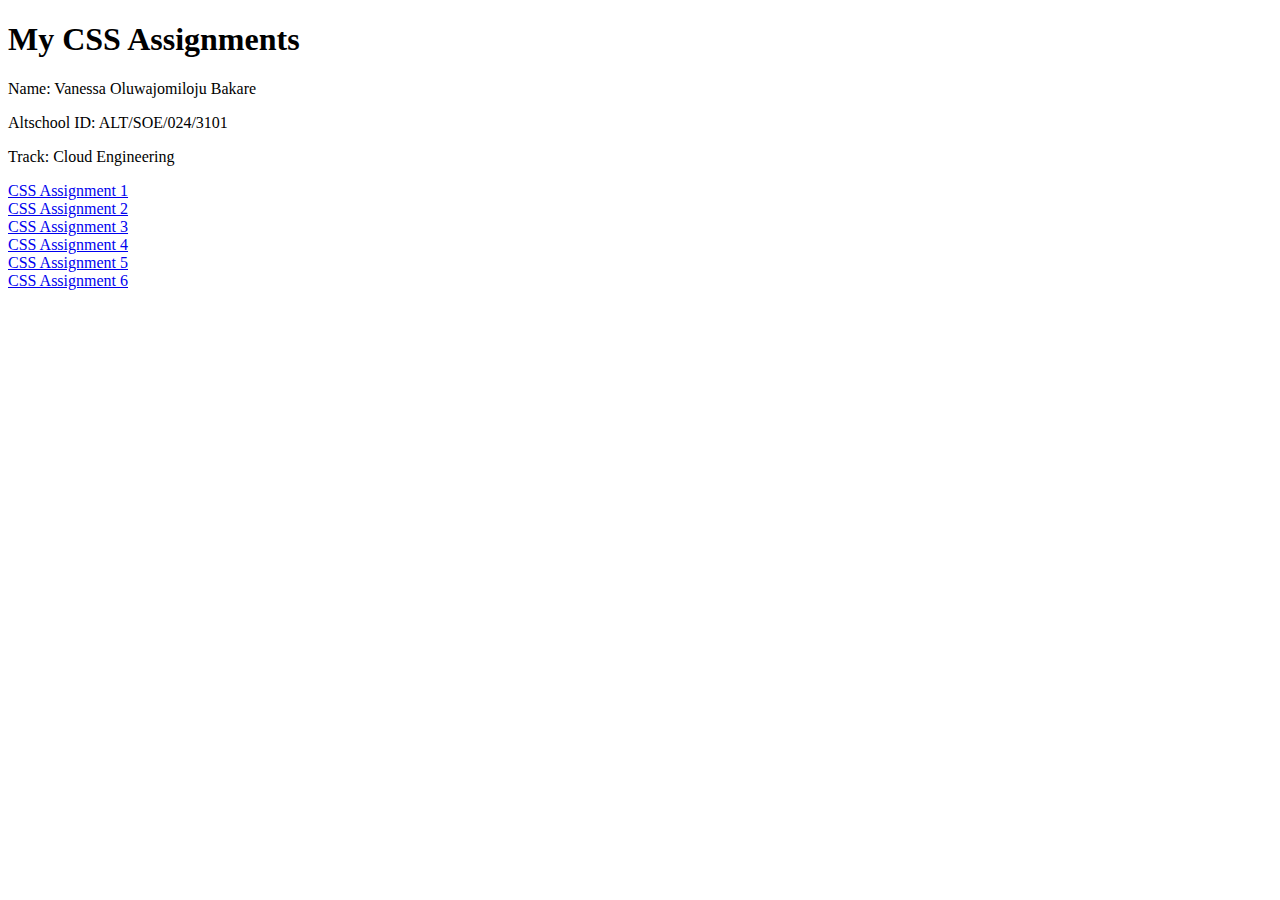
<file: index.html>
<!DOCTYPE html>
<html lang="en">
  <head>
    <meta charset="UTF-8" />
    <meta name="viewport" content="width=device-width, initial-scale=1.0" />
    <title>My CSS Assignments</title>
  </head>
  <body>
    <section>
      <header>
        <h1>My CSS Assignments</h1>

        <p>Name: Vanessa Oluwajomiloju Bakare</p>
        <p>Altschool ID: ALT/SOE/024/3101</p>
        <p>Track: Cloud Engineering</p>
      </header>
    </section>

    <a
      href="https://animated-blancmange-f8a744.netlify.app/"
      class="links"
      target="_blank"
      >CSS Assignment 1</a
    >
    <br />

    <a
      href="https://wonderful-haupia-2eb491.netlify.app/"
      class=""
      target="_blank"
      >CSS Assignment 2</a
    >
    <br />

    <a
      href="https://lucent-smakager-57ca17.netlify.app/"
      class="links"
      target="_blank"
      >CSS Assignment 3</a
    ><br />

    <a
      href="https://vermillion-bienenstitch-ba9c73.netlify.app/"
      class="links"
      target="_blank"
      >CSS Assignment 4</a
    ><br />

    <a
      href="https://glistening-conkies-75f3a4.netlify.app/"
      class="links"
      target="_blank"
      >CSS Assignment 5</a
    ><br />

    <a
      href="https://fancy-paprenjak-1e25ec.netlify.app/"
      class="links"
      target="_blank"
      >CSS Assignment 6</a
    >
  </body>
</html>
</file>
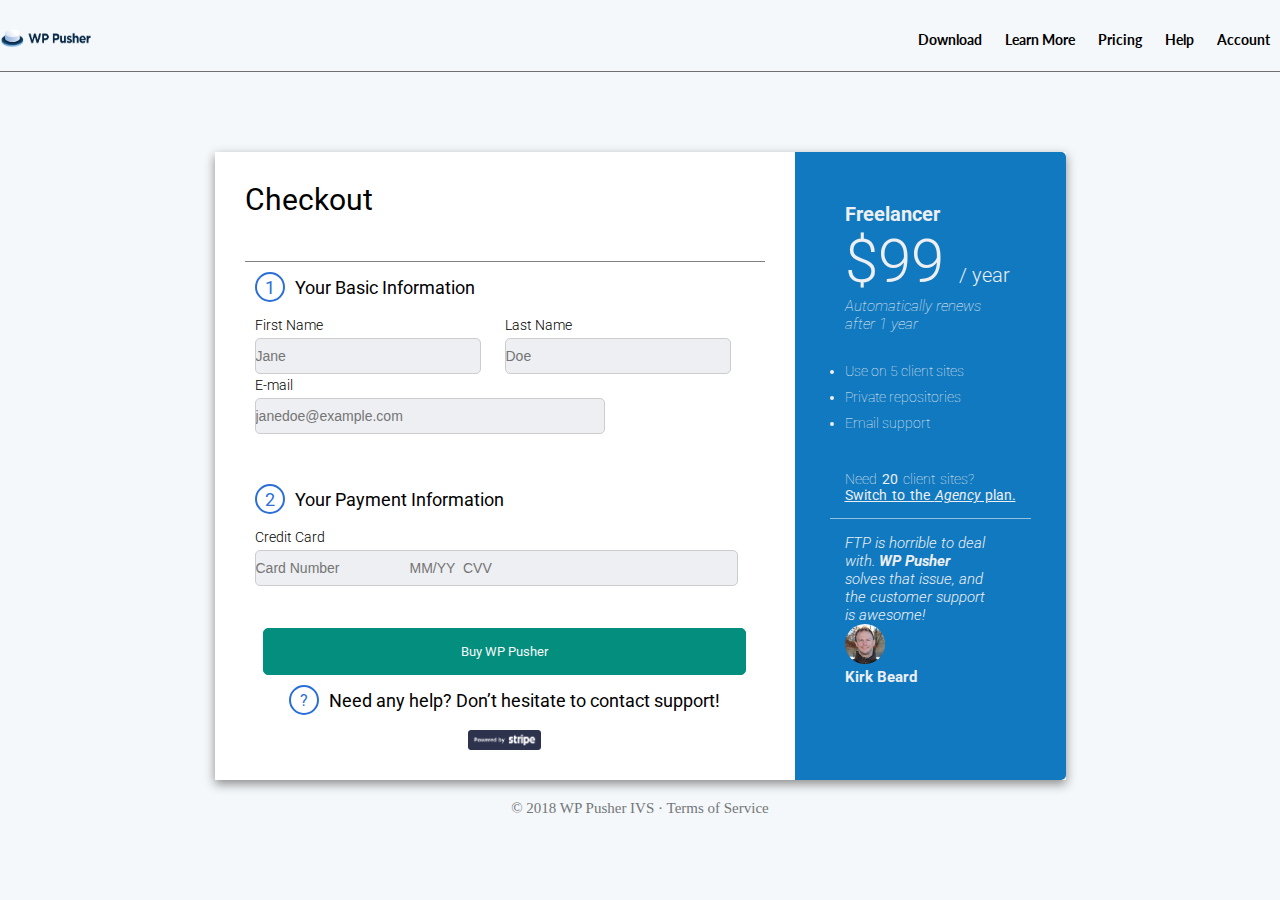
<file: assignment-five/index.html>
<!DOCTYPE html>
<html lang="en">
<head>
    <meta charset="UTF-8">
    <meta name="viewport" content="width=device-width, initial-scale=1.0">
    <title>CSS Assigment 5</title>
    <!-- External CSS Link -->
     <link rel="stylesheet" href="style.css">

    <!-- Google Fonts Links  -->
    <link rel="preconnect" href="https://fonts.googleapis.com">
    <link rel="preconnect" href="https://fonts.gstatic.com" crossorigin>
    <link href="https://fonts.googleapis.com/css2?family=Lato:ital,wght@0,100;0,300;0,400;0,700;0,900;1,100;1,300;1,400;1,700;1,900&display=swap" rel="stylesheet">

    <link rel="preconnect" href="https://fonts.googleapis.com">
    <link rel="preconnect" href="https://fonts.gstatic.com" crossorigin>
    <link href="https://fonts.googleapis.com/css2?family=Roboto:ital,wght@0,100..900;1,100..900&display=swap" rel="stylesheet">


</head>
<body>
    <!-- NavBar Section -->
    <nav class="container navBar">
        <div class="navBarLineCont">
            <img src="./Assets/logos/img1.png" alt="" srcset="">
         </div>
        <div class="navBarLineCont">
            <a href="" class="links">Download</a>
            <a href="" class="links">Learn More</a>
            <a href="" class="links">Pricing</a>
            <a href="" class="links">Help</a>
            <a href="" class="links">Account</a>
        </div>
    </nav>

    <main class="cont">
        <!-- Hero Section -->
        <section class="heroCont">
            <div class="hero"></div>
        </section>

        <!-- Center Panel Section -->
        <section class="center">
            <!-- Form Section -->
            <div class="rightCard">
                <form>
                    <!-- Checkout Section -->
                    <div class="checkout">
                        <h1>Checkout</h1>
                    </div>

                    <!-- Basic Info Section -->      
                    <div class="basicInfoSect">  
                        <div class="circleCont">
                            <p class="circle">1</p>
                            <p>Your Basic Information</p>
                         </div> 

                        <!-- Form Container -->
                        <div class="formCont">
                            <div class="lineCont">
                                <div class="labelInputCont">
                                    <label for="fname">First Name</label>
                                    <input type="text" id="fname" name="First Name" placeholder="Jane" required>
                                </div>                            
                                <div class="labelInputCont">
                                    <label for="lname">Last Name</label>
                                    <input type="text" id="lname" name="Last Namee" placeholder="Doe" required>
                                </div>                            
                            </div>
    
                            <div class="lineCont">
                                <div class="labelInputCont">
                                    <label for="email">E-mail</label>
                                    <input type="email" name="email" id="email" placeholder="janedoe@example.com" required>
                                </div>                            
                                                           
                            </div>
                        </div>

                    </div>
                    <!-- Payment Info Sect -->
                    <div class="payInfoSect">
                        <div class="circleCont">
                            <p class="circle">2</p>
                            <p>Your Payment Information</p>
                        </div>
                        <div class="formCont">
                            <div class="LineCont">
                                <div class="labelInputCont">
                                    <label for="creditcard">Credit Card</label>
                                    <input type="text" name="creditcard" id="creditcard" placeholder="Card Number                  MM/YY  CVV">
                                </div>
    
                            </div>
                        </div>
                    </div>

                    <!-- Click Section -->
                    <div class="clickCont">
                        <div class="click">
                            <button class="button">Buy WP Pusher</button>

                        </div>
                        <div class="circleCont contact">
                            <div class="circle">?</div>
                            <p>Need any help? Don’t hesitate to contact support!</p>
                        </div>
                        <div id="logo">
                            <img src="./Assets/logos/powered_by_stripe.png" alt="" srcset="">
                        </div>
                    </div>

                </form>
            </div>
            <!--Side Bar Section  -->
            <div class="leftCard">
                <div class="line1 one">
                    <h3>Freelancer</h2>
                    <h2>$99 <span id="year">/ year</span></h2>
                    <p class="italics">Automatically renews after 1 year</p>
                </div>            

                <div class="line1 two">
                    <ul>
                        <li>Use on 5 client sites</li>
                        <li>Private repositories</li>
                        <li>Email support</li>
                    </ul>
                </div>
    
                <div class="line1 three">    
                    <p>Need <span id="bold">20</span> client sites?</p>
                    <p id="lined">Switch to the <span id="agency">Agency</span> plan.</p>
    
                </div>
    
                <div class="line1 four">
                    <p class="italics" >FTP is horrible to deal with. <span class="bolder">WP Pusher</span> solves that issue, and the customer support is awesome!</p>
                    <img src="./Assets/logos/img2.png" alt="">
                    <p><span class="bolder">Kirk Beard</span></p>
                </div>
            </div>    
        </section>
    </main>

    <!-- Footer Section -->
    <footer>
        <p class="footer">© 2018 WP Pusher IVS  ·  Terms of Service</p>
    </footer>
</body>
</html>
</file>
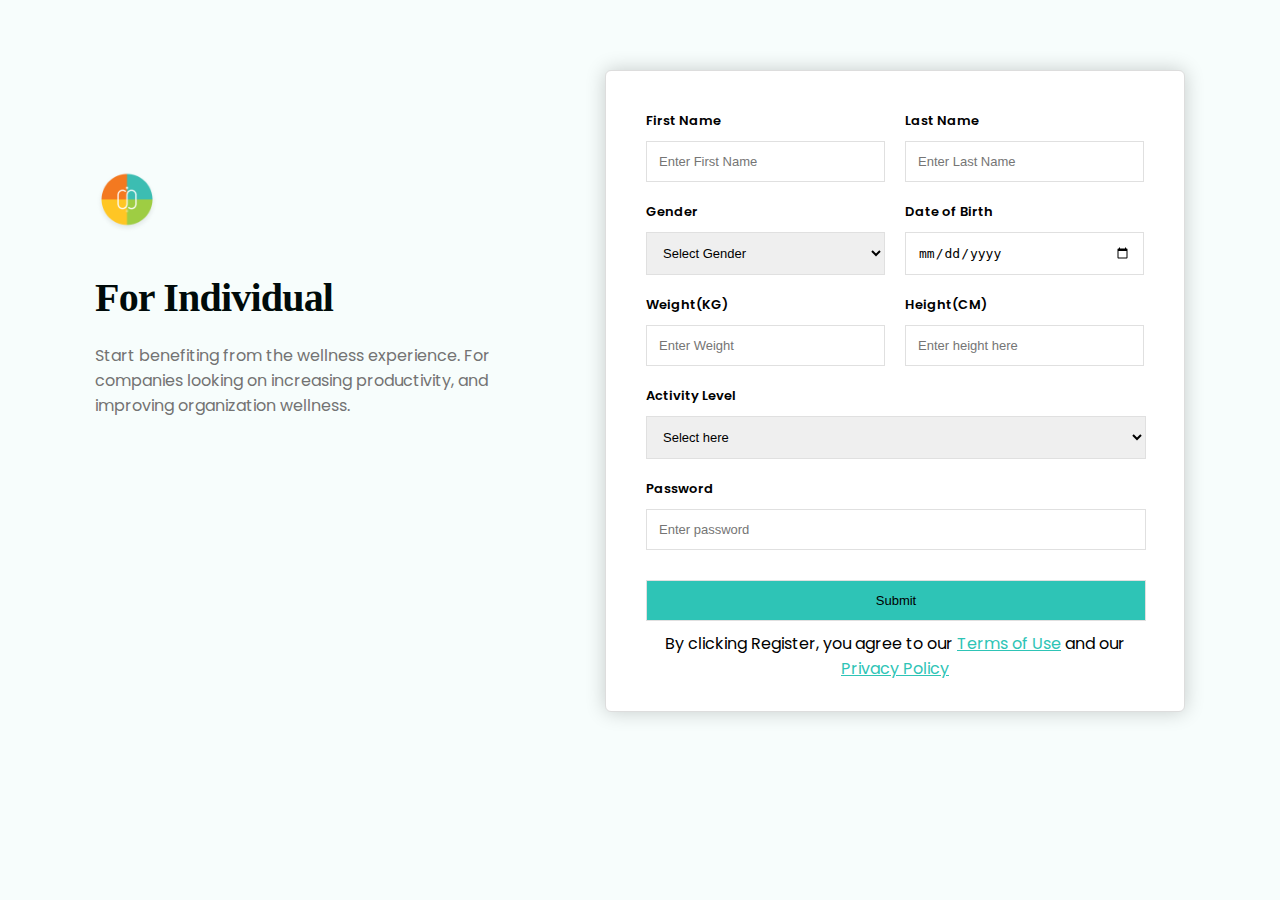
<file: assignment-four/index.html>
<!DOCTYPE html>
<html lang="en">
  <head>
    <meta charset="UTF-8" />
    <meta name="viewport" content="width=device-width, initial-scale=1.0" />
    <title>CSS Assignment 4</title>

    <!-- CSS Link -->
    <link rel="stylesheet" href="./style.css" />

    <!--Google font styles  -->
    <link rel="preconnect" href="https://fonts.googleapis.com" />
    <link rel="preconnect" href="https://fonts.gstatic.com" crossorigin />
    <link
      href="https://fonts.googleapis.com/css2?family=Poppins:ital,wght@0,100;0,200;0,300;0,400;0,500;0,600;0,700;0,800;0,900;1,100;1,200;1,300;1,400;1,500;1,600;1,700;1,800;1,900&display=swap"
      rel="stylesheet"
    />
  </head>
  <body>
    <main class="mainBackground">
      <div class="heroSect">
        <img src="./Assets/Logo/Logo.png" alt="logo" />
        <h1>For Individual</h1>
        <p>
          Start benefiting from the wellness experience. For companies looking
          on increasing productivity, and improving organization wellness.
        </p>
      </div>

      <div class="formSect">
        <form>
          <div class="lineCont">
            <div class="labelInputCont">
              <label for="fname">First Name</label>
              <input
                type="text"
                id="fname"
                name="First Name"
                placeholder="Enter First Name"
                required
              />
            </div>
            <div class="labelInputCont">
              <label for="lname">Last Name</label>
              <input
                type="text"
                id="lname"
                name="Last Name"
                placeholder="Enter Last Name"
                required
              />
            </div>
          </div>

          <div class="lineCont">
            <div class="labelInputCont">
              <label for="Gender">Gender</label>
              <select
                id="Gender"
                name="Gender"
                placeholder="Select Gender"
                required
              >
                <option id="selectg" value="">Select Gender</option>
                <option value="Female">Female</option>
                <option value="Male">Male</option>
              </select>
            </div>
            <div class="labelInputCont">
              <label for="Date of Birth">Date of Birth</label>
              <input
                type="date"
                name="Date of Birth"
                id="date"
                placeholder="Enter DOB"
                required
              />
            </div>
          </div>

          <div class="lineCont">
            <div class="labelInputCont">
              <label for="Weight">Weight(KG)</label>
              <input
                type="text"
                name="Weight"
                id="Weight"
                placeholder="Enter Weight"
                required
              />
            </div>

            <div class="labelInputCont">
              <label for="Height">Height(CM)</label>
              <input
                type="text"
                name="Height"
                id="Height"
                placeholder="Enter height here"
              />
            </div>
          </div>
          <div class="lineCont">
            <div class="labelInputCont alevel">
              <label for="ActivityLevel">Activity Level</label>
              <select
                name="ActivityLevel"
                id="ActivityLevel"
                placeholder="Select here"
                required
              >
                <option value="Select here">Select here</option>
                <option value="Sedentary">Sedentary</option>
                <option value="Lightly Active ">Lightly Active</option>
                <option value="Moderately Active">Moderately Active</option>
                <option value="Very Active">Very Active</option>
                <option value="Extremely Active">Extremely Active</option>
              </select>
            </div>
          </div>

          <div class="lineCont">
            <div class="labelInputCont pword">
              <label for="Password">Password</label>
              <input
                type="password"
                id="Password"
                name="Password"
                placeholder="Enter password"
              />
            </div>
          </div>

          <div class="lineCont">
            <div class="labelInputCont reg">
              <input
                class="button"
                id="register"
                type="submit"
                placeholder="register"
              />
            </div>
          </div>

          <div class="lineCont">
            <div class="agree">
              <p>
                By clicking Register, you agree to our
                <span>Terms of Use</span> and our <span>Privacy Policy</span>
              </p>
            </div>
          </div>
        </form>
      </div>
    </main>
  </body>
</html>
</file>
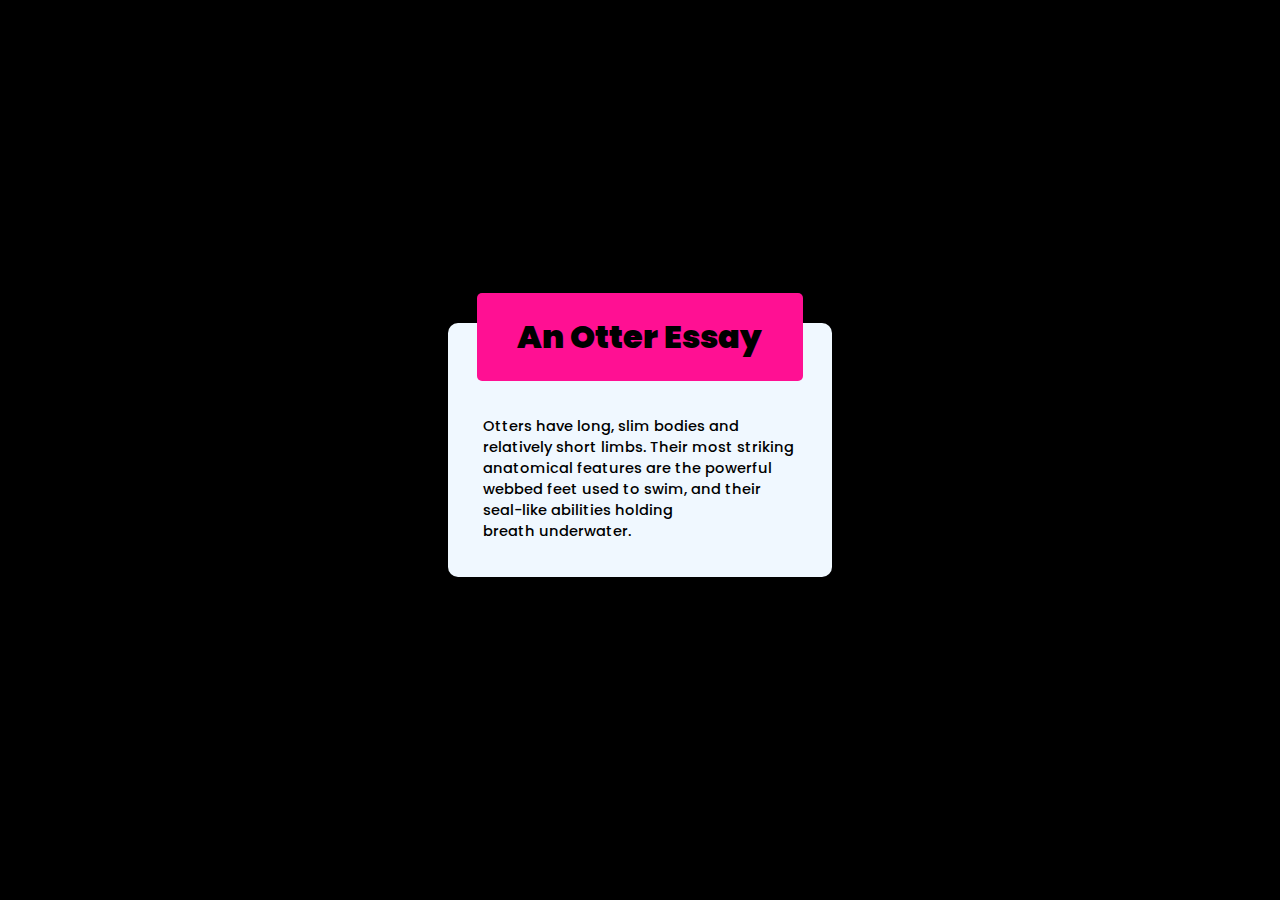
<file: assignment-one/index.html>
<!DOCTYPE html>
<html lang="en">
  <head>
    <meta charset="UTF-8" />
    <meta name="viewport" content="width=device-width, initial-scale=1.0" />
    <title>CSS Assignment 1</title>

    <!-- Link for Google Fonts  -->
    <link rel="preconnect" href="https://fonts.googleapis.com" />
    <link rel="preconnect" href="https://fonts.gstatic.com" crossorigin />
    <link
      href="https://fonts.googleapis.com/css2?family=Poppins:ital,wght@0,100;0,200;0,300;0,400;0,500;0,600;0,700;0,800;0,900;1,100;1,200;1,300;1,400;1,500;1,600;1,700;1,800;1,900&display=swap"
      rel="stylesheet"
    />
    <!-- Link for CSS external file -->

    <link rel="stylesheet" href="style.css" />
  </head>

  <body>
    <section class="mainBackground">
      <div class="itemCont">
        <div class="card">
          <h1> <strong>An Otter Essay</strong></h1>
          <p>
            Otters have long, slim bodies and relatively short limbs. Their most
            striking anatomical features are the powerful webbed feet used to
            swim, and their seal-like abilities holding breath underwater.
          </p>
        </div>
      </div>
    </section>
  </body>
</html>
</file>
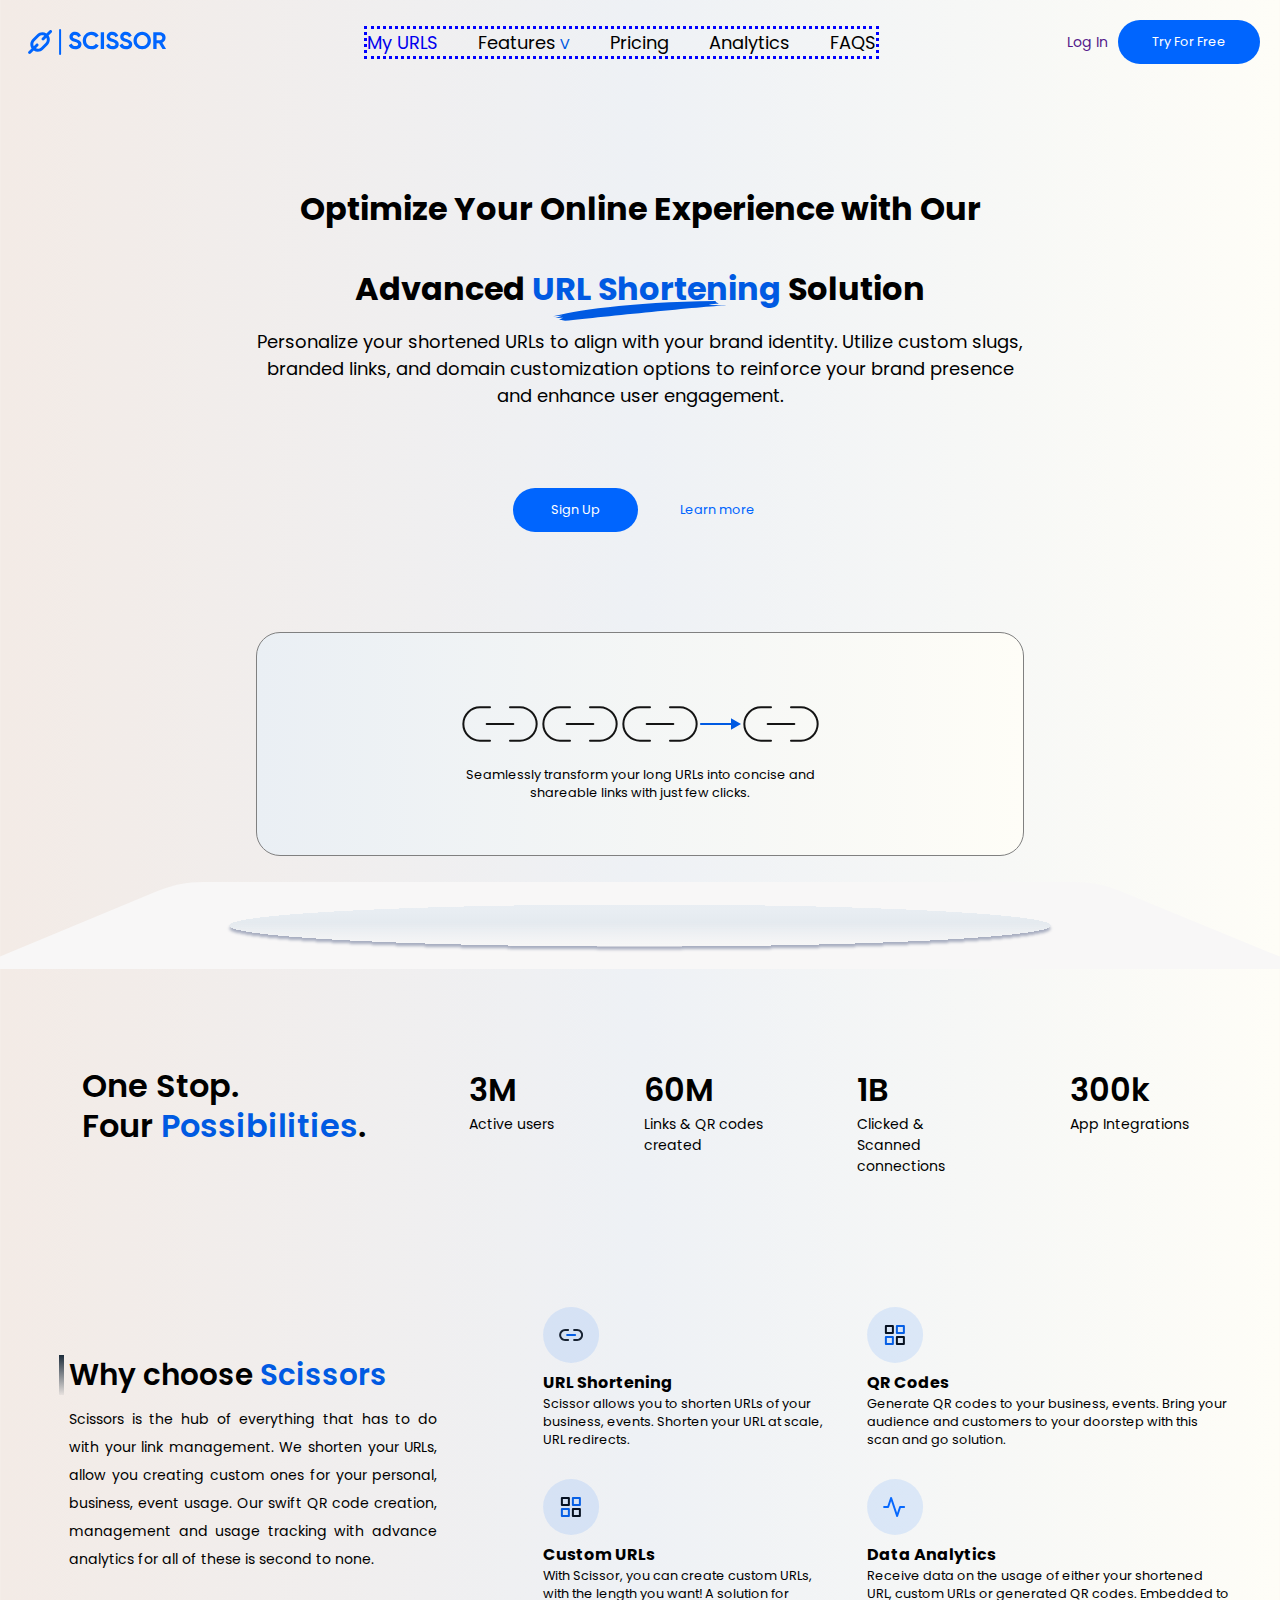
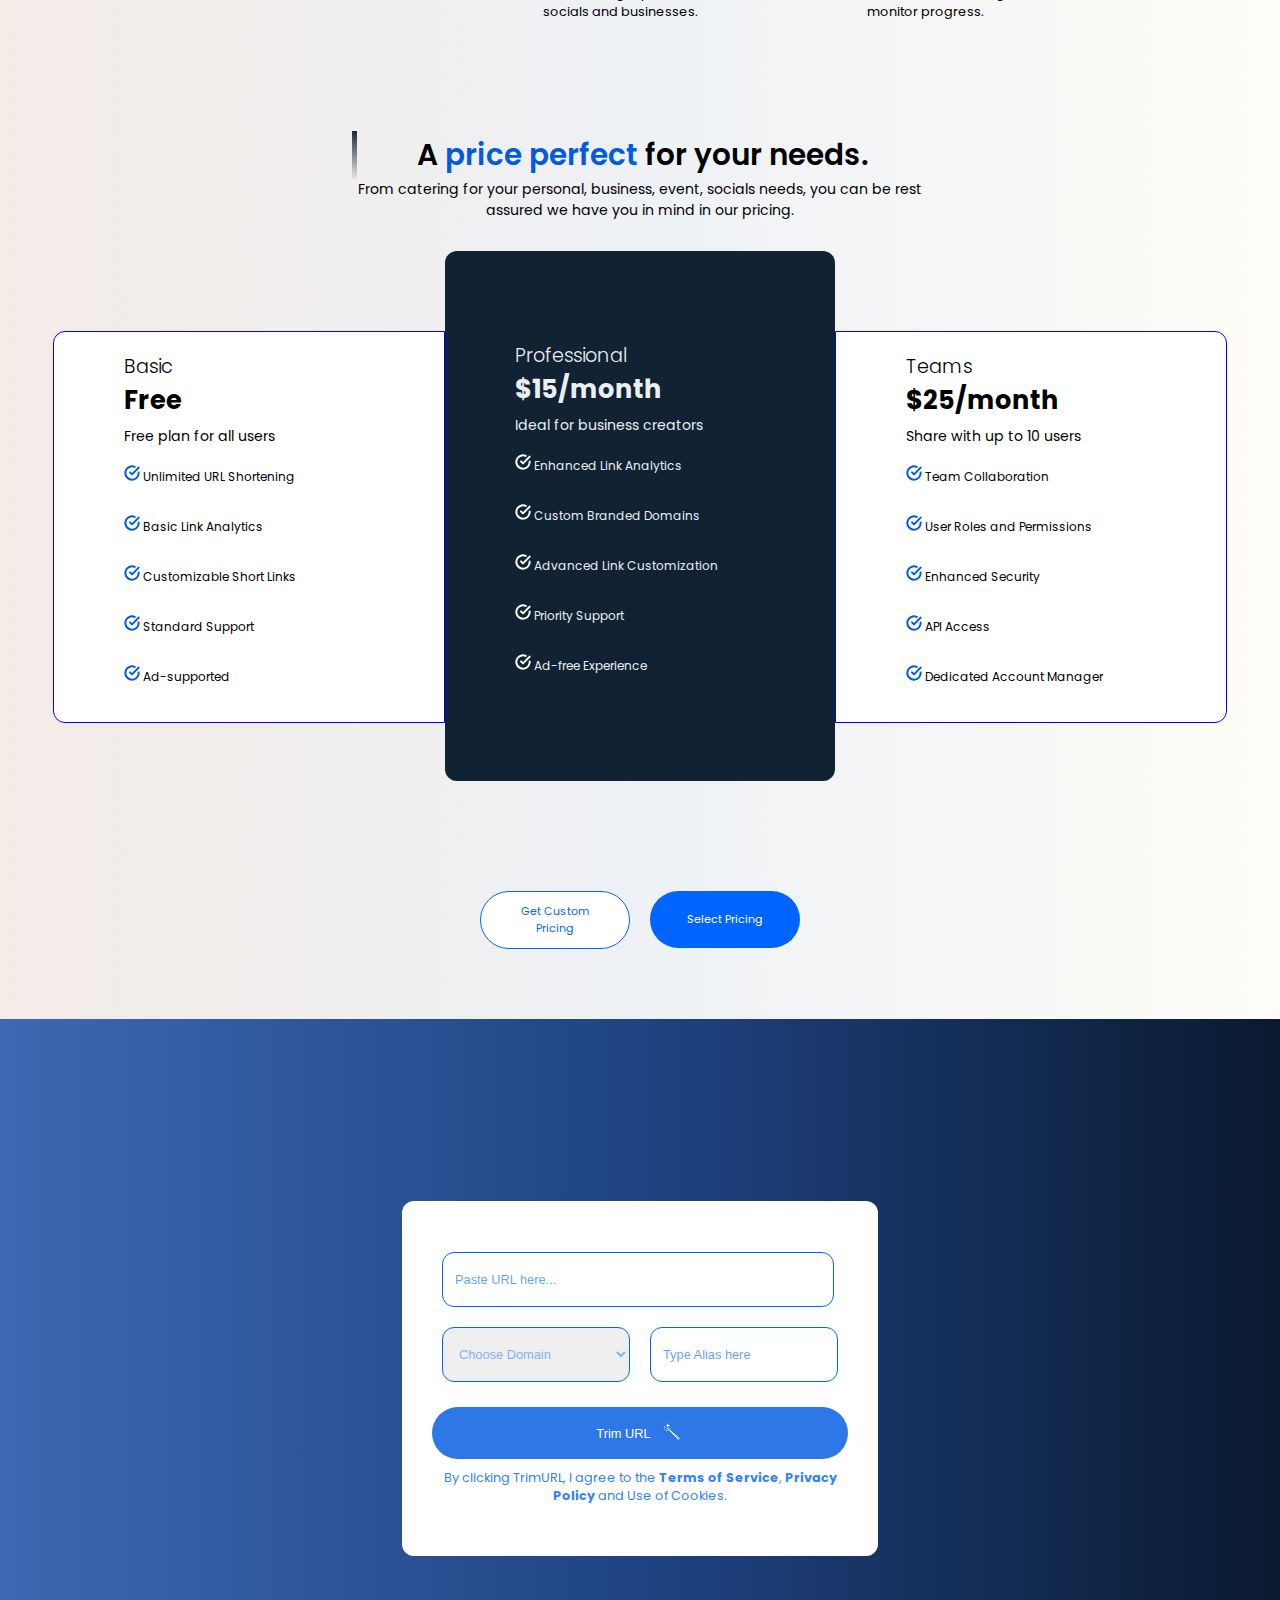
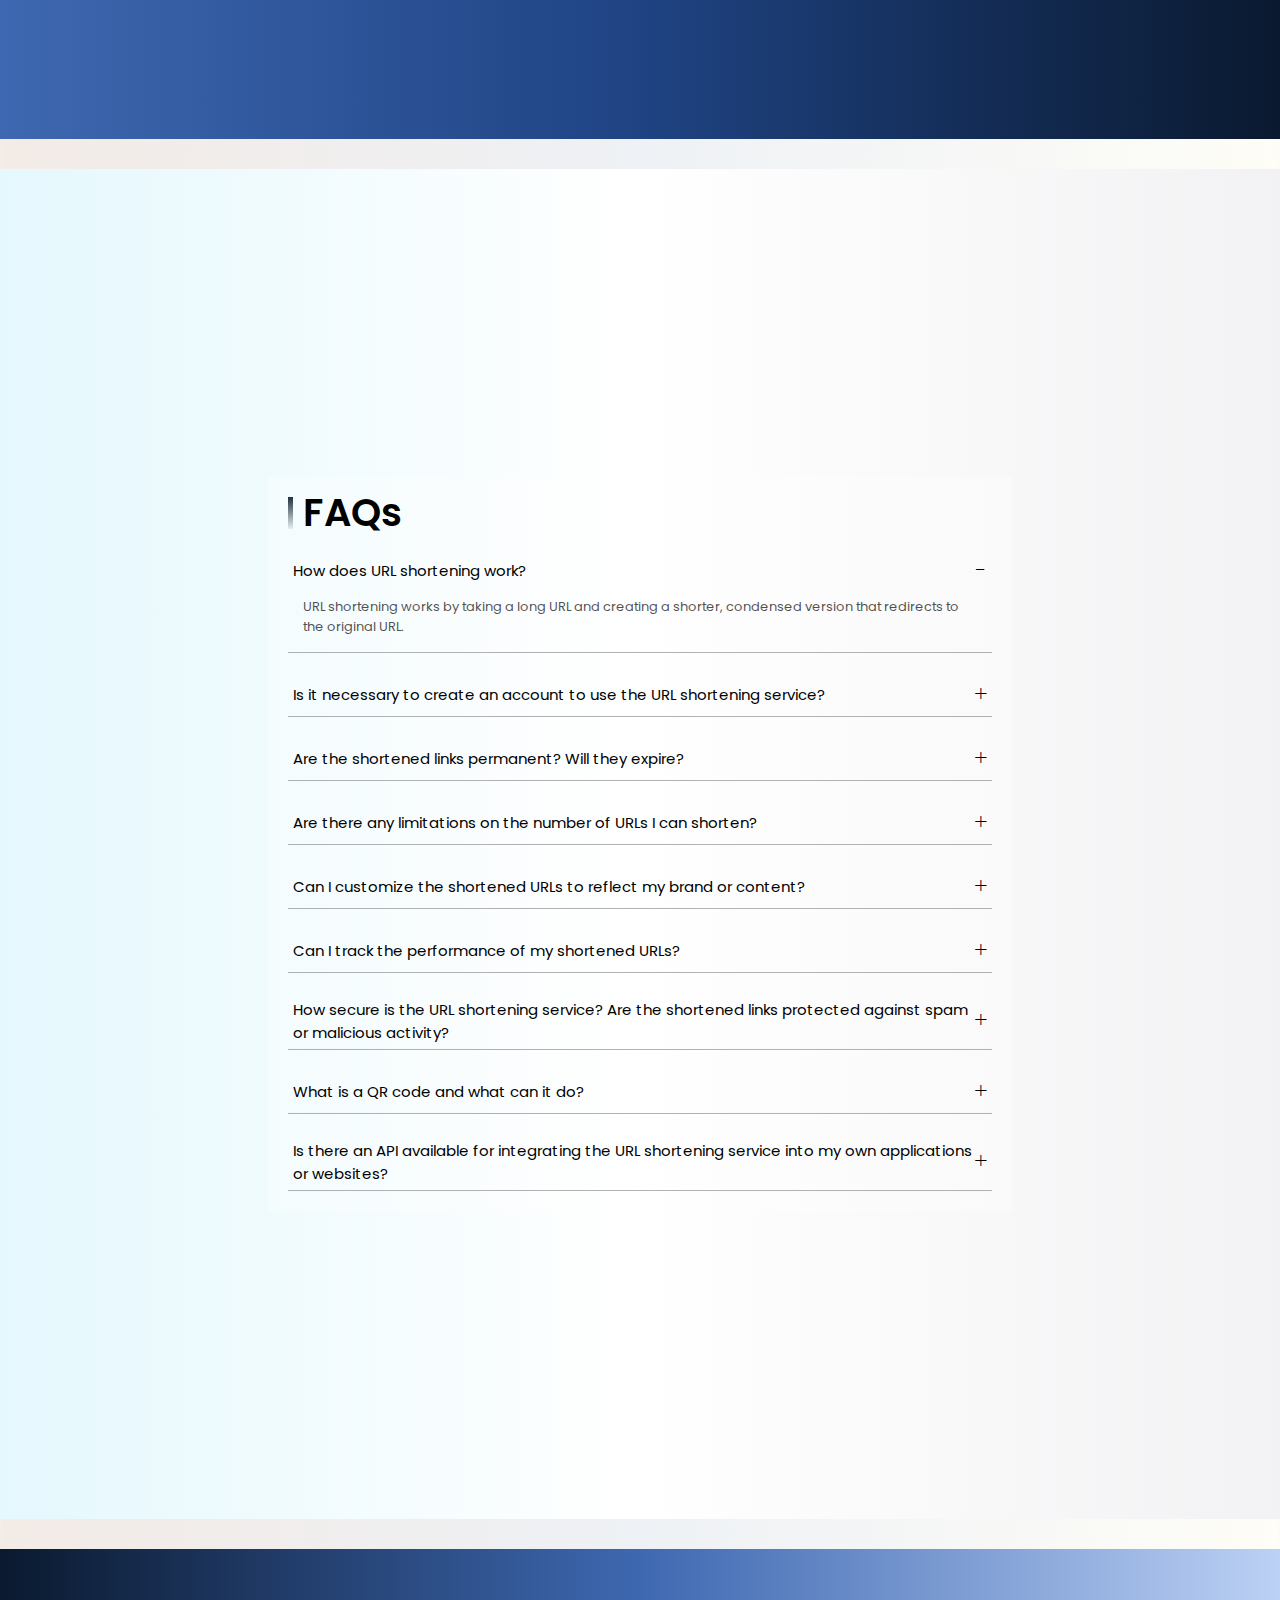
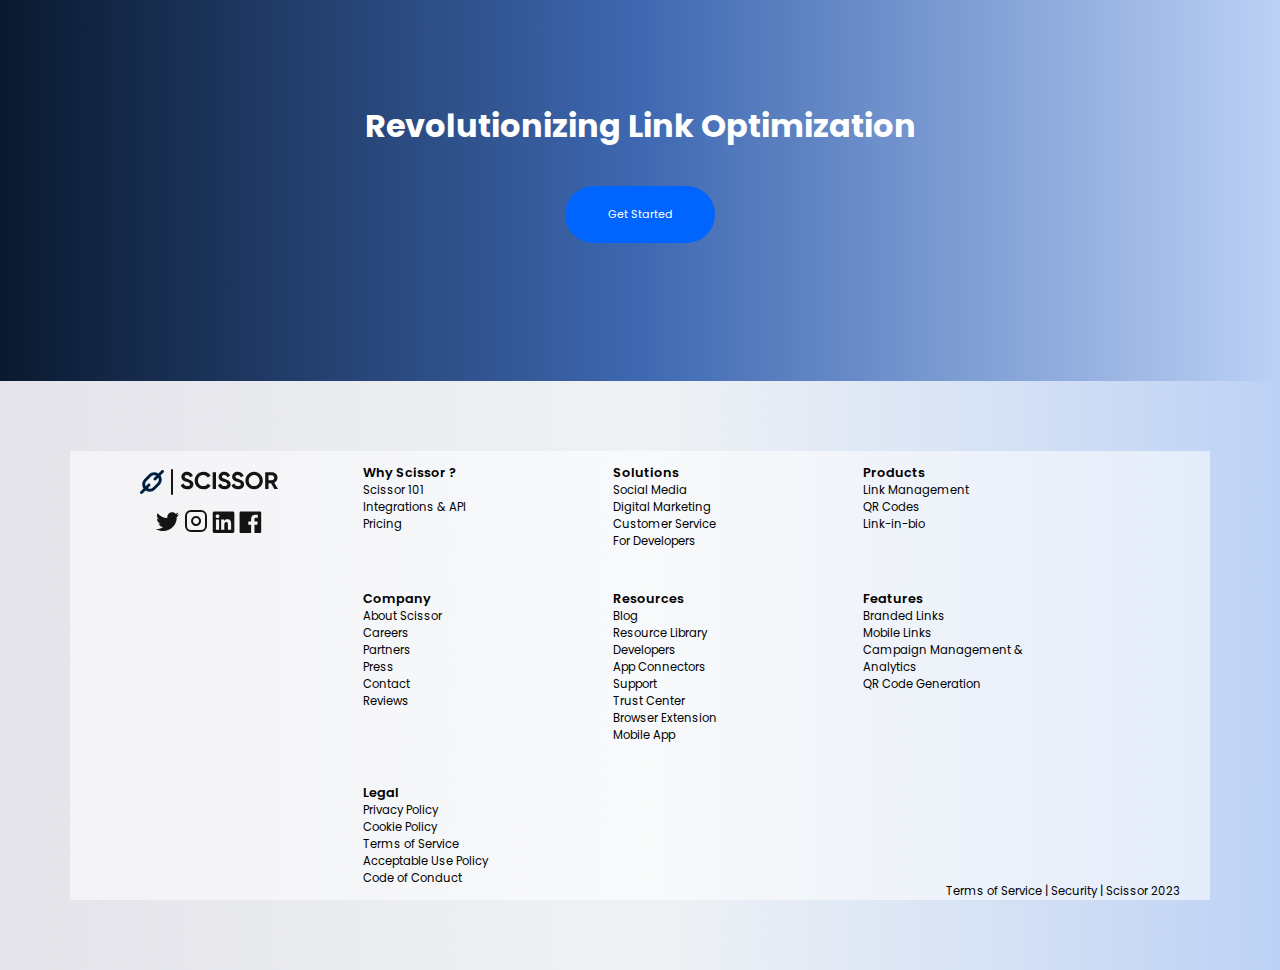
<file: assignment-six/index.html>
<!DOCTYPE html>
<html lang="en">
  <head>
    <meta charset="UTF-8" />
    <meta name="viewport" content="width=device-width, initial-scale=1.0" />
    <title>CSS Assignment 6</title>
    <!-- External CSS Link -->
    <link rel="stylesheet" href="style.css" />

    <!-- Google Fonts Links -->
    <link rel="preconnect" href="https://fonts.googleapis.com" />
    <link rel="preconnect" href="https://fonts.gstatic.com" crossorigin />
    <link
      href="https://fonts.googleapis.com/css2?family=Poppins:ital,wght@0,100;0,200;0,300;0,400;0,500;0,600;0,700;0,800;0,900;1,100;1,200;1,300;1,400;1,500;1,600;1,700;1,800;1,900&display=swap"
      rel="stylesheet"
    />
  </head>
  <body>
    <nav>
      <div class="container1 navBar">
        <div class="scissorsLogo">
          <img src="./assets/logos/Logo.svg" alt="" />
        </div>
        <div class="navBarLinks1">
          <a href="#urls">My URLS</a>
          <a href="#features" class="dropdown text">Features</a>
          <a href="#pricing" class="text">Pricing</a>
          <a href="#analytics" class="text">Analytics</a>
          <a href="#faqs" class="text">FAQS</a>
        </div>

        <div class="navBarLinks2">
          <a href="" id="login">Log In</a>
          <a href="#try" class="tryLink">Try For Free</a>
        </div>
        
      </div>
    </nav>

    <main class="mainContainer">
      <section class="heroSect" id="hero">
        <div class="heroCont">
          <header>
            <h1>Optimize Your Online Experience with Our</h1>
            <h2>Advanced <span class="blue">URL Shortening</span> Solution</h2>
            <div class="underline">
              <img src="./assets/logos/Vector3.svg" alt="Blue Dash" />
            </div>
            <p>
              Personalize your shortened URLs to align with your brand identity.
              Utilize custom slugs, branded links, and domain customization
              options to reinforce your brand presence and enhance user
              engagement.
            </p>
          </header>
          <div class="signLearnButtons">
            <button class="tryLink signUpButton">Sign Up</button>
            <button class="learnMoreWhite">Learn more</button>
          </div>
          <div class="svgCont">
            <!-- <div></div> -->
            <div class="svgLinked">
              <img src="./assets/logos/link-2.svg" alt="link Icon" />
              <img src="./assets/logos/link-2.svg" alt="link Icon" />
              <img src="./assets/logos/link-2.svg" alt="link Icon" />
              <img src="./assets/logos/arrow.svg" alt="arrow" class="arrow" />
              <img src="./assets/logos/link-2.svg" alt="link Icon" />
            </div>
            <p>
              Seamlessly transform your long URLs into concise and shareable
              links with just few clicks.
            </p>
            <div class="shapes">
              <img src="./assets/logos/Ellipse1.svg" alt="" class="ellipse" />
              <img
                src="./assets/logos/Rectangle 9.svg"
                alt=""
                class="rectangle"
              />
            </div>
          </div>
        </div>
      </section>

      <section class="container2" id="analytics">
        <div class="card1">
          <h2>One Stop.</h2>
          <h2>Four <span class="blue">Possibilities</span>.</h2>
        </div>
        <div class="lineCont">
          <div class="priceCont">
            <p class="numbers">3M</p>
            <p class="text1">Active users</p>
          </div>
          <div class="priceCont">
            <p class="numbers">60M</p>
            <p class="text1">Links & QR codes created</p>
          </div>
          <div class="priceCont">
            <p class="numbers">1B</p>
            <p class="text1">Clicked & Scanned connections</p>
          </div>
          <div class="priceCont">
            <p class="numbers">300k</p>
            <p class="text1">App Integrations</p>
          </div>
        </div>
      </section>
      <section id="features">
        <div class="container3 section3">
          <div class="cardCont">
            <h2>Why choose <span class="blue">Scissors</span></h2>
            <p>
              Scissors is the hub of everything that has to do with your link
              management. We shorten your URLs, allow you creating custom ones
              for your personal, business, event usage. Our swift QR code
              creation, management and usage tracking with advance analytics for
              all of these is second to none.
            </p>
          </div>
          <div class="cardCont2">
            <div class="lineCardCont">
              <div class="lineCard">
                <img src="./assets/logos/icon1.svg" alt="" />
                <h3>URL Shortening</h3>
                <p>
                  Scissor allows you to shorten URLs of your business, events.
                  Shorten your URL at scale, URL redirects.
                </p>
              </div>
              <div class="lineCard">
                <img src="./assets/logos/icon3.svg" alt="" />
                <h3>Custom URLs</h3>
                <p>
                  With Scissor, you can create custom URLs, with the length you
                  want! A solution for socials and businesses.
                </p>
              </div>
            </div>

            <div class="lineCardCont">
              <div class="lineCard">
                <img src="./assets/logos/icon3.svg" alt="" />
                <h3>QR Codes</h3>
                <p>
                  Generate QR codes to your business, events. Bring your
                  audience and customers to your doorstep with this scan and go
                  solution.
                </p>
              </div>
              <div class="lineCard">
                <img src="./assets/logos/icon4.svg" alt="" />
                <h3>Data Analytics</h3>
                <p>
                  Receive data on the usage of either your shortened URL, custom
                  URLs or generated QR codes. Embedded to monitor progress.
                </p>
              </div>
            </div>
          </div>
        </div>
      </section>
      <section id="pricing">
        <div class="pricingCont section4">
          <div class="headingSect">
            <h3>A <span class="blue">price perfect</span> for your needs.</h3>
            <p>
              From catering for your personal, business, event, socials needs,
              you can be rest assured we have you in mind in our pricing.
            </p>
          </div>
          <div class="priceCardCont">
            <div class="priceCard1">
              <h4>Basic</h4>
              <h3>Free</h3>
              <p>Free plan for all users</p>
              <ul class="checkList">
                <li>
                  <img
                    src="./assets/logos/check-circle.svg"
                    alt=""
                    class="check-circle"
                  />
                  <span class="black">Unlimited URL Shortening</span>
                </li>
                <li>
                  <img
                    src="./assets/logos/check-circle.svg"
                    alt=""
                    class="check-circle"
                  />
                  <span class="black">Basic Link Analytics</span>
                </li>
                <li>
                  <img
                    src="./assets/logos/check-circle.svg"
                    alt=""
                    class="check-circle"
                  />
                  <span class="black">Customizable Short Links</span>
                </li>
                <li>
                  <img
                    src="./assets/logos/check-circle.svg"
                    alt=""
                    class="check-circle"
                  />
                  <span class="black">Standard Support</span>
                </li>
                <li>
                  <img
                    src="./assets/logos/check-circle.svg"
                    alt=""
                    class="check-circle"
                  />
                  <span class="black">Ad-supported</span>
                </li>
              </ul>
            </div>
            <div class="priceCard2">
              <h4>Professional</h4>
              <h3>$15/month</h3>
              <p>Ideal for business creators</p>
              <ul class="checkList">
                <li>
                  <img
                    src="./assets/logos/check-circle-white.svg"
                    alt=""
                    class="check-circle-white"
                  />
                  <span>Enhanced Link Analytics</span>
                </li>
                <li>
                  <img
                    src="./assets/logos/check-circle-white.svg"
                    alt=""
                    class="check-circle-white"
                  />
                  <span>Custom Branded Domains</span>
                </li>
                <li>
                  <img
                    src="./assets/logos/check-circle-white.svg"
                    alt=""
                    class="check-circle-white"
                  />
                  <span>Advanced Link Customization</span>
                </li>
                <li>
                  <img
                    src="./assets/logos/check-circle-white.svg"
                    alt=""
                    class="check-circle-white"
                  />
                  <span>Priority Support</span>
                </li>
                <li>
                  <img
                    src="./assets/logos/check-circle-white.svg"
                    alt=""
                    class="check-circle-white"
                  />
                  <span>Ad-free Experience</span>
                </li>
              </ul>
            </div>
            <div class="priceCard3">
              <h4>Teams</h4>
              <h3>$25/month</h3>
              <p>Share with up to 10 users</p>

              <ul class="checkList">
                <li>
                  <img
                    src="./assets/logos/check-circle.svg"
                    alt=""
                    class="check-circle"
                  />
                  <span>Team Collaboration</span>
                </li>
                <li>
                  <img
                    src="./assets/logos/check-circle.svg"
                    alt=""
                    class="check-circle"
                  />
                  <span>User Roles and Permissions</span>
                </li>
                <li>
                  <img
                    src="./assets/logos/check-circle.svg"
                    alt=""
                    class="check-circle"
                  />
                  <span>Enhanced Security</span>
                </li>
                <li>
                  <img
                    src="./assets/logos/check-circle.svg"
                    alt=""
                    class="check-circle"
                  />
                  <span>API Access</span>
                </li>
                <li>
                  <img
                    src="./assets/logos/check-circle.svg"
                    alt=""
                    class="check-circle"
                  />
                  <span>Dedicated Account Manager</span>
                </li>
              </ul>
            </div>
          </div>
          <div class="buttonCont">
            <button class="whiteButton">Get Custom Pricing</button>
            <button class="blueButton">Select Pricing</button>
          </div>
        </div>
      </section>

      <section class="section5" id="urls">
        <div class="formCont">
          <form class="formCont1">
            <div class="inputLine">
              <input
                class="pasteUrl"
                type="text"
                placeholder="Paste URL here..."
              />
            </div>
            <div class="inputLine">
              <select class="chooseDomain">
                <option>Choose Domain</option>
              </select>
              <input class="alias" type="text" placeholder="Type Alias here" />
            </div>

            <button class="trimButton" type="submit">
              Trim URL
              <span
                ><img src="./assets/logos/magic wand.svg" alt="magic wand"
              /></span>
            </button>

            <p class="disclaimerSect">
              By clicking TrimURL, I agree to the
              <span class="deepBlue">Terms of Service</span>,
              <span class="deepBlue">Privacy Policy</span> and Use of Cookies.
            </p>
          </form>
        </div>
      </section>

      <section class="faqsSect" id="faqs">
        <div class="faqsCont">
          <!-- Header -->
          <h2 class="faqsH2">FAQs</h2>

          <!-- FAQ Items -->
          <details class="faqsQuestCont" open>
            <summary>How does URL shortening work?</summary>
            <p>
              URL shortening works by taking a long URL and creating a shorter,
              condensed version that redirects to the original URL.
              <!-- When a user
              clicks on the shortened link, they are redirected to the intended
              destination. -->
            </p>
          </details>
          <details class="faqsQuestCont">
            <summary>
              Is it necessary to create an account to use the URL shortening
              service?
            </summary>
            <p>
              No, but an account lets you access analytics and manage your links
              better.
            </p>
          </details>

          <details class="faqsQuestCont">
            <summary>
              Are the shortened links permanent? Will they expire?
            </summary>
            <p>
              Some last forever, while others expire based on settings or
              inactivity.
            </p>
          </details>

          <details class="faqsQuestCont">
            <summary>
              Are there any limitations on the number of URLs I can shorten?
            </summary>
            <p>
              Free users may have limits, but paid plans usually offer unlimited
              shortening.
            </p>
          </details>

          <details class="faqsQuestCont">
            <summary>
              Can I customize the shortened URLs to reflect my brand or content?
            </summary>
            <p>
              Yes! You can add custom slugs or use branded domains for a
              professional look.
            </p>
          </details>

          <details class="faqsQuestCont">
            <summary>Can I track the performance of my shortened URLs?</summary>
            <p>
              Yes! You can add custom slugs or use branded domains for a
              professional look.
            </p>
          </details>

          <details class="faqsQuestCont">
            <summary>
              How secure is the URL shortening service? Are the shortened links
              protected against spam or malicious activity?
            </summary>
            <p>
              Many services use spam filters and security checks to block
              harmful links.
            </p>
          </details>

          <details class="faqsQuestCont">
            <summary>What is a QR code and what can it do?</summary>
            <p>
              A QR code is a scannable image that instantly directs users to a
              URL or information.
            </p>
          </details>

          <details class="faqsQuestCont">
            <summary>
              Is there an API available for integrating the URL shortening
              service into my own applications or websites?
            </summary>
            <p>
              Yes, developers can automate link shortening with API
              integrations.
            </p>
          </details>
        </div>
      </section>
      <section class="section6" id="try">
        <div class="revCont">
          <h2>Revolutionizing Link Optimization</h2>
          <button class="blueButton getStarted">Get Started</button>
        </div>
      </section>
    </main>
    <section class="section7">
      <footer class="footerCont">
        <!-- Styling for the left side of footer -->
        <div class="leftFoot">
          <div class="footerLogo">
            <img src="./assets/logos/Logo (2).svg" alt="" />
          </div>

          <div class="socials">
            <img src="./assets/logos/twitter.svg" alt="" class="sMedia" />
            <img src="./assets/logos/insta.svg" alt="" class="sMedia" />
            <img src="./assets/logos/linkedin.svg" alt="" class="sMedia" />
            <img src="./assets/logos/fbookicon.svg" alt="" class="sMedia" />
          </div>
        </div>

        <!-- Styling for the right side of footer -->
        <div class="footerText">
          <div class="footerCard1">
            <h3>Why Scissor ?</h3>
            <ul class="checkList">
              <li>Scissor 101</li>
              <li>Integrations & API</li>
              <li>Pricing</li>
            </ul>
          </div>

          <div class="footerCard1">
            <h3>Solutions</h3>
            <ul class="checkList">
              <li>Social Media</li>
              <li>Digital Marketing</li>
              <li>Customer Service</li>
              <li>For Developers</li>
            </ul>
          </div>

          <div class="footerCard1">
            <h3>Products</h3>
            <ul class="checkList">
              <li>Link Management</li>
              <li>QR Codes</li>
              <li>Link-in-bio</li>
            </ul>
          </div>

          <div class="footerCard1">
            <h3>Company</h3>
            <ul class="checkList">
              <li>About Scissor</li>
              <li>Careers</li>
              <li>Partners</li>
              <li>Press</li>
              <li>Contact</li>
              <li>Reviews</li>
            </ul>
          </div>

          <div class="footerCard1">
            <h3>Resources</h3>
            <ul class="checkList">
              <li>Blog</li>
              <li>Resource Library</li>
              <li>Developers</li>
              <li>App Connectors</li>
              <li>Support</li>
              <li>Trust Center</li>
              <li>Browser Extension</li>
              <li>Mobile App</li>
            </ul>
          </div>

          <div class="footerCard1">
            <h3>Features</h3>
            <ul class="checkList">
              <li>Branded Links</li>
              <li>Mobile Links</li>
              <li>Campaign Management & Analytics</li>
              <li>QR Code Generation</li>
            </ul>
          </div>

          <div class="footerCard1">
            <h3>Legal</h3>
            <ul class="checkList">
              <li>Privacy Policy</li>
              <li>Cookie Policy</li>
              <li>Terms of Service</li>
              <li>Acceptable Use Policy</li>
              <li>Code of Conduct</li>
            </ul>
          </div>
        </div>

        <div class="footerEnd">
          <p>Terms of Service | Security | Scissor 2023</p>          
        </div>
      </footer>
    </section>
  </body>
</html>
</file>
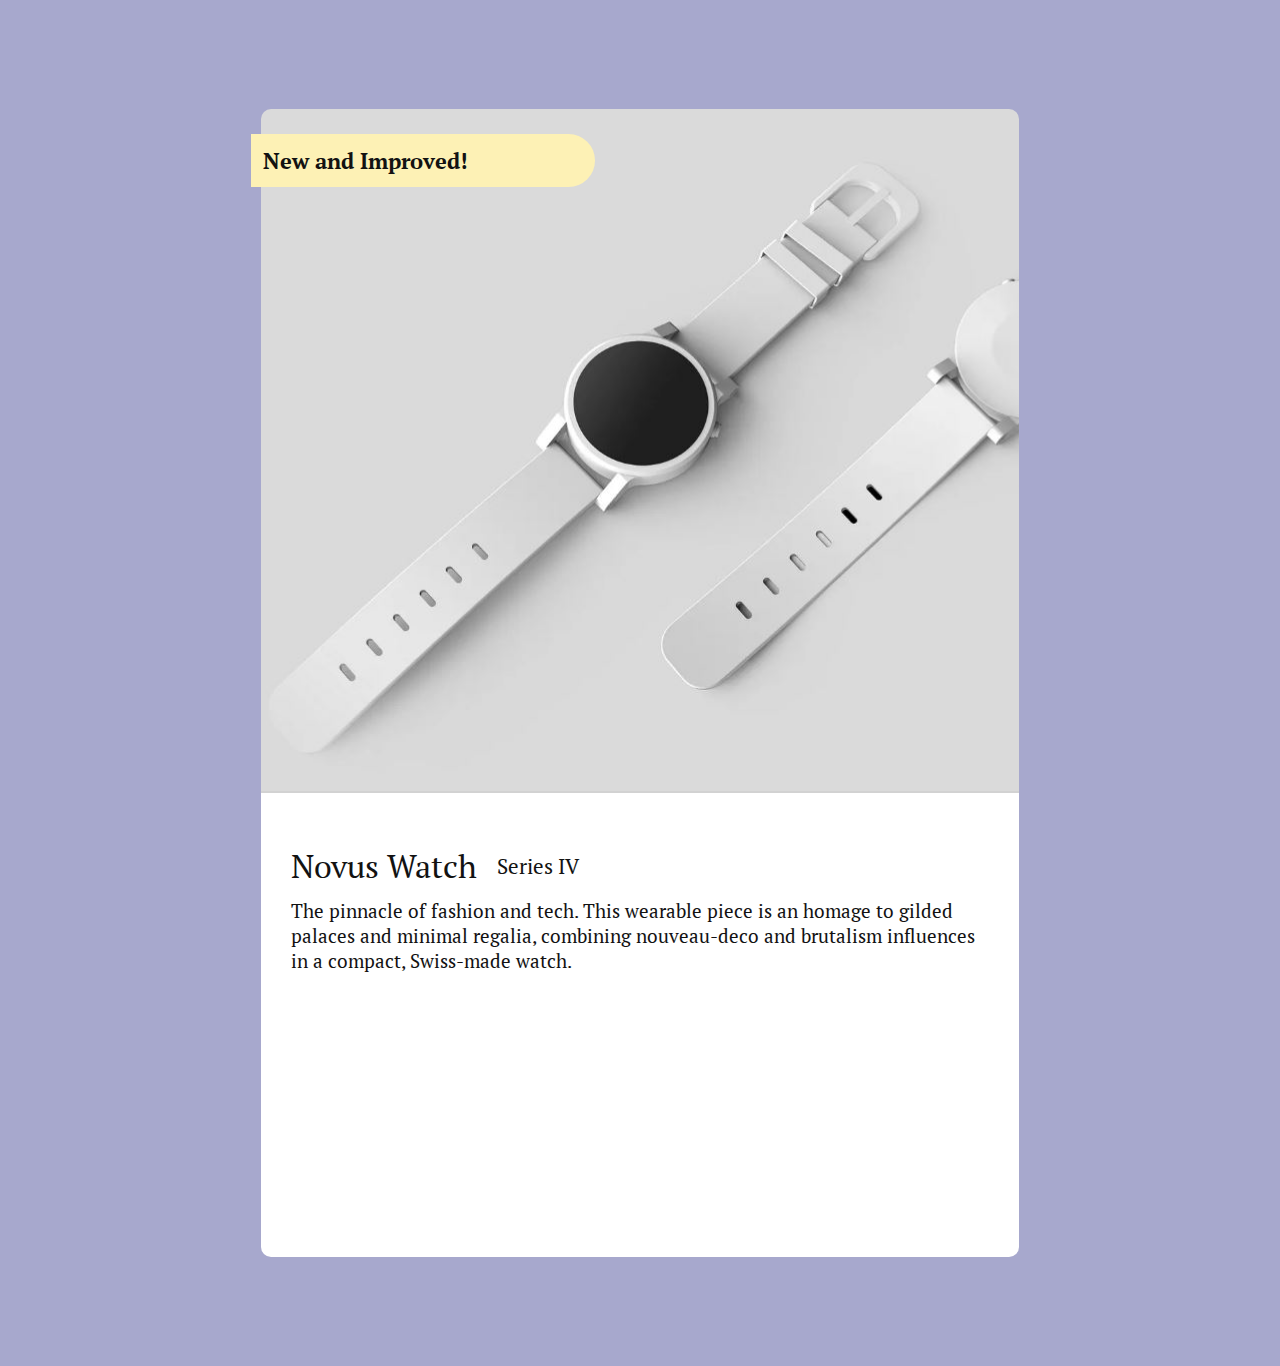
<file: assignment-three/index.html>
<!DOCTYPE html>
<html lang="en">
<head>
    <meta charset="UTF-8">
    <meta name="viewport" content="width=device-width, initial-scale=1.0">
    <title>CSS Assignment 3</title>
    <!-- Css external file link -->
     <link rel="stylesheet" href="style.css">

    <!-- Google fonts links -->
    <link rel="preconnect" href="https://fonts.googleapis.com">
    <link rel="preconnect" href="https://fonts.gstatic.com" crossorigin>
    <link href="https://fonts.googleapis.com/css2?family=PT+Serif:ital,wght@0,400;0,700;1,400;1,700&display=swap" rel="stylesheet">

    
</head>
<body>
    <main class="mainbackground">
        <section class="cardCont">
            <div class="card1">
                <h1>New and Improved!</h1>                
            </div>

            <div class="card2">
                <div class="headings">
                <h1>Novus Watch</h1>
                <h2>Series IV</h2>
                </div>
                <p>The pinnacle of fashion and tech. This wearable piece is an homage to gilded palaces and minimal regalia, combining nouveau-deco and brutalism
                    influences in a compact, Swiss-made watch.</P>
            </div>

        </section>

    </main>
</body>
</html>
</file>
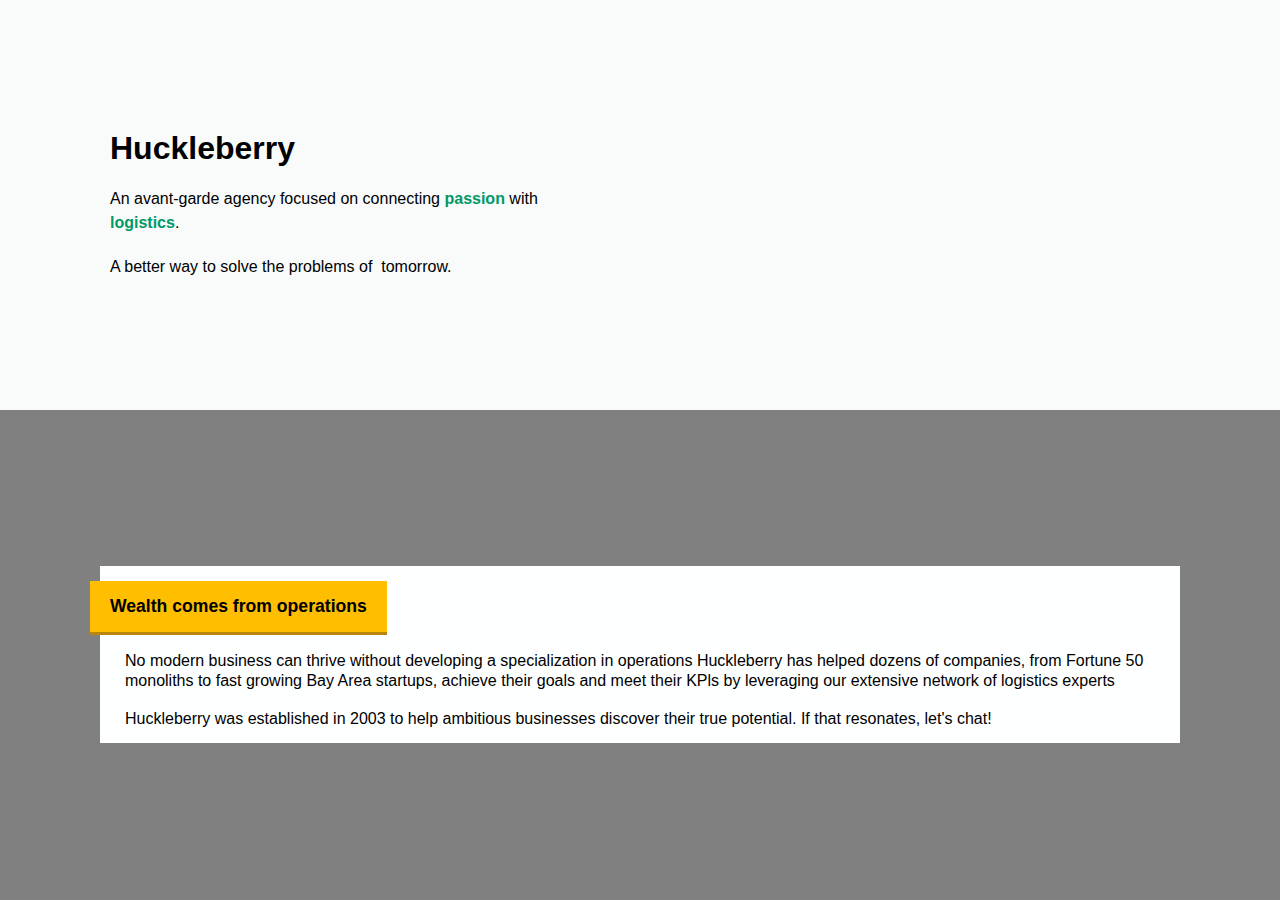
<file: assignment-two/index.html>
<!DOCTYPE html>
<html lang="en">
  <head>
    <meta charset="UTF-8" />
    <meta name="viewport" content="width=device-width, initial-scale=1.0" />
    <title>CSS Assignment 2</title>

    <!-- css file external link -->
    <link rel="stylesheet" href="./style1.css" />
  </head>
  <body>
    <main>
      <section class="container">
        <!-- Top Half -->
        <div class="topSection">
          <h1>Huckleberry</h1>
          <p class="paragraphs">
            An avant-garde agency focused on connecting
            <span>passion</span> with <span>logistics</span>.
          </p>
          <p class="paragraphs">
            A better way to solve the problems of 
            tomorrow.
          </p>
        </div>

        <!-- Lower Half -->

        <div class="bottomSection">
          <div class="card2">
            <h2>Wealth comes from operations</h2>
          

            <p class="paragraph1">
            No modern business can thrive without developing a specialization in
            operations Huckleberry has helped dozens of companies, from Fortune
            50 monoliths to fast growing Bay Area startups, achieve their goals
            and meet their KPls by leveraging our extensive network of logistics
            experts <br> <br>           
            Huckleberry was established in 2003 to help ambitious businesses
            discover their true potential. If that resonates, let's chat!
            </p>
          </div>
        </div>
      </section>
      <!-- <section class="abc"></section> -->
    </main>
  </body>
</html>
</file>
<file: assignment-five/style.css>
/* General Reset Styling */
*,
*::after,
*::before {
  margin: 0;
  padding: 0;
  box-sizing: border-box;
}

/* Body Styling */

body {
  font-size: 15px;
  background-color: #f5f8fa;
}

main {
  width: 100%;
  height: 100%;
  display: flex;
  margin: 0 auto;
  flex-direction: column;
  align-items: center;
  /* justify-content: center; */
}

nav {
  width: 100%;
  background-color: #f5f8fa;
}

.container {
  max-width: 1360px;
  max-height: 73px;
  margin: 0 auto;
}

.navBar {
  width: 100%;
  display: flex;
  justify-content: space-between;
  align-items: center;
  margin-top: 28px;
  padding-bottom: 20px;
  border-bottom: 1px solid rgb(113, 112, 112);
}

.navBarLineCont {
  font-family: "Lato", serif;
  font-weight: 700;
  font-style: normal;
  font-size: 14px;
}

.navBarLineCont img {
  width: 200px;
  height: 39px;
}

.navBarLineCont a {
  padding: 10px;
  text-decoration: none;
  color: black;
}

/* Hero Styling */

.heroCont {
  width: 100%;
  height: 100%;
  padding: 40px;
  /* padding: 30px; */
}

/* Center Design */
.center {
  display: flex;
  max-width: 892px;
  max-height: 795px;
  background-color: white;
  box-shadow: 0px 4px 10px rgba(0, 0, 0, 0.449);
}

/* Form Styling */
.rightCard {
  background-color: white;
  width: 100%;
  max-width: 580px;
  padding: 30px;
  border-radius: 5px 0px 0px 5px;
  font-family: "Roboto", serif;
}

.checkout {
  height: 80px;
  border-bottom: 1px solid grey;
}

.checkout h1 {
  font-size: 30px;
  font-weight: 400;
  max-width: 161px;
  max-height: 54px;
  font-family: "Roboto", serif;
}

/* Basic Info Section */
.basicInfoSect {
  height: 212px;
  background-color: white;
  padding: 10px;
}

/* Circle icon styling */
.circleCont {
  display: flex;
  flex-direction: row;
  justify-content: flex-start;
  align-items: center;
  margin-bottom: 15px;
  /* padding: 10px; */
}
.circle {
  width: 30px;
  height: 30px;
  border-radius: 50%;
  border: 2px solid #2a6ed8;
  display: flex;
  align-items: center;
  justify-content: center;
  font-size: 16px;
  color: #2a6ed8;
  margin-right: 10px;
}

.circleCont p {
  font-size: 18px;
  font-weight: 400;
}

/* Form Styling */
.formCont {
  display: block;
  flex-wrap: wrap;
}

.lineCont {
  display: flex;
  justify-content: center;
  max-width: 520px;
}

.labelInputCont {
  display: flex;
  flex-direction: column;
  /* padding: 10px; */
  width: 520px;
  font-size: 14px;
}

.labelInputCont label {
  margin-bottom: 5px;
  font-weight: 300;
  font-family: "Roboto", serif;
}

.labelInputCont input {
  width: 226px;
  height: 36px;
  font-size: 14px;
  background-color: #edeff2;
  margin-bottom: 3px;
  border: 1px solid #ccc;
  border-radius: 5px;
}

#email {
  width: 70%;
}

/* Payment Info Section */
.payInfoSect {
  height: 154px;
  background-color: white;
  padding-top: 30px;
  padding: 10px;
}

#creditcard {
  width: 93%;
}

.payInfoSect 

/* ClickCont Styling */
.clickCont {
  width: 483px;
  height: 146.1px;
  background-color: bisque;
  display: flex;
  flex-direction: column;
  padding: 30px;
  justify-content: center;
  align-items: center;
}

/* Button Styling */
.click button {
  background-color: #038e7d;
  border: 1px solid #038e7d;
  width: 93%;
  padding: 15px;
  border-radius: 5px;
  font-weight: 400;
  color: #f5f8fa;
  font-family: "Roboto", serif;
}

.click {
  display: flex;
  justify-content: center;
  align-items: center;
  padding-bottom: 10px;
}

.contact {
  display: flex;
  justify-content: center;
  align-items: center;
}

#logo {
  display: flex;
  justify-content: center;
  align-items: center;
}

img {
  justify-content: center;
  align-items: center;
  max-width: 92px;
  max-height: 20px;
}

/* Sidebar Styling */

.leftCard {
  background-color: #1179bf;
  width: 100%;
  max-width: 312px;
  padding: 15px;
  border-radius: 0px 5px 5px 0px;
  color: #edeff2;
  font-family: "Roboto", serif;
  font-weight: 100;
  display: flex;
  flex-direction: column;
  padding: 35px;
}

.line1 {
  padding: 15px;
}

.line1 h3 {
  font-size: 20px;
  font-weight: 700;
}

.line1 h2 {
  font-size: 60px;
  font-weight: 300;
}

.line1 h2 #year {
  font-size: 20px;
  font-weight: 300;
}

.italics {
  font-style: italic;
  max-width: 150px;
}

li {
  margin-bottom: 10px;
  font-size: 14px;
}

#bold {
  font-weight: 400;
}

.three {
  word-spacing: 2px;
  border-bottom: 1px solid rgba(255, 255, 255, 0.544);
  font-size: 14px;
}

.three #lined {
  text-decoration: underline;
  font-weight: 400;
}

#agency {
  font-style: italic;
}

.four p {
  width: 140px;
  font-weight: 300;
}

.bolder {
  font-weight: bold;
}

.leftCard img {
  max-width: 40px;
  max-height: 40px;
  border-radius: 100px;
 }






/* Footer */
footer {
  padding: 20px;
  margin-bottom: 40px;
  display: flex;
  justify-content: center;
  align-items: center;
}

.footer {
  color: #737778;
}
/* responsive styling */
</file>
<file: assignment-four/style.css>
/* General reset */
*,
*::after,
*::before {
  margin: 0;
  padding: 0;
  box-sizing: border-box;
}

/* Mainbackground styling */
body {
  width: 100%;
  font-family: "Poppins", serif;
  font-size: 16px;
  background-color: #f7fdfc;
  display: flex;
}

.mainBackground {
  display: flex;
  width: 100%;
  height: max-content;
  padding: 70px;
  justify-content: center;
  align-items: center;
  gap: 50px;
}

/* Hero Section  */
.heroSect {
  width: 100%;
  max-width: 460px;
  max-height: 275px;
  background-color: #f7fdfc;
  align-self: flex-start;
  padding-top: 100px;
}

img {
  max-width: clamp(38.67px, 5vw, 77.33px);
  max-height: 80px;
  margin-bottom: 30px;
}

h1 {
  width: 268px;
  height: 50px;
  font-family: Brown;
  color: #000b0a;
  font-size: 40px;
  font-weight: 700;
  line-height: 50px;
  letter-spacing: -0.800000011920929px;
  text-align: left;
  text-underline-position: from-font;
  text-decoration-skip-ink: none;
  margin-bottom: 20px;
}

.heroSect p {
  width: 100%;
  max-width: 460px;
  height: 100%;
  max-height: 75px;
  color: #737373;
  font-size: 16px;
  font-weight: 400;
  line-height: 25px;
  text-align: left;
  text-underline-position: from-font;
}

/* Styling for the form */
.formSect {
  border-radius: 6px;
  width: 100%;
  height: max-content;
  max-width: 580px;
  background-color: #ffffff;
  border: 1px solid #ddd;
  box-shadow: 0px 0px 20px rgba(0, 0, 0, 0.2);
}

form {
  width: 100%;
  display: flex;
  flex-direction: column;
  padding: 30px;
}

.lineCont {
  display: flex;
  width: 100%;
}

.labelInputCont {
  width: 100%;
  font-size: 13px;
  font-weight: 600;
  margin: 10px;
}

.labelInputCont input,
select,
#date {
  width: 100%;
  padding: 12px;
  margin-top: 10px;
  border: 1px solid #e0e0e0;
  font-size: 13px;
  font-weight: 300;
}

#ActivityLevel,
#Password,
#register {
  display: flex;
  width: 500px;
  }

.agree {
  text-align: center;
}

span {
  color: #2ec4b6;
  text-decoration: underline;
}

.button {
  background-color: #2ec4b6;
}

/* Responsive Styling */

@media (max-width: 800px) {
  .mainBackground {
    flex-direction: column;
  }
  .lineCont {
    flex-direction: column;
    width: 100%;
  }

  .labelInputCont {
    width: 100%;
  }

  #register {
    width: 100%;
  }

  .heroSect {
    margin-top: -100px;
    align-self: center;
    width: 100%;
  }
}

@media (max-width: 460px) {
  #ActivityLevel,
  #Password,
  #register {
    display: flex;
    width: 100%;
  }

  .formSect {
    width: 327px;
  }

  .heroSect {
    margin-top: -100px;
  }
}
</file>
<file: assignment-one/style.css>
/* General Reset  */
*,
*::after,
*::before {
  margin: 0;
  padding: 0;
  box-sizing: border-box;
}

/* Mainbackground */

body {
  font-family: "Poppins", serif;
}

.mainBackground {
  background-color: black;
  width: 100%;
  height: 100vh;
  font-size: 15px;
}

.itemCont {
  display: flex;
  width: 100%;
  height: 100vh;
  justify-content: center;
  align-items: center;
}

.card {
  background-color: aliceblue;
  width: 30%;
  min-width:250px;
  justify-items: center;
  border-radius: 10px;
}

.card h1 {
  padding: 20px;
  font-size: clamp(15px, 2.5vw, 70px);
  background-color: rgb(255, 16, 147);
  border-radius: 5px;
  font-weight: bolder;
  width: 85%;
  text-align: center;
  margin-top: -30px;
}

.card p {
  padding: 35px;
  border-radius: 10px;
  font-size: clamp(10px, 1.14vw, 70px);
  font-weight: 500;
}

/* Responsive Styling */

@media (max-width: 1024px) {
  .card {
    width: 40%;
    height: 30%;
    padding: 0;
  }

  .card h1 {
    padding: -10px;
    margin-bottom: -15px;
  }
}

@media (max-width: 425px) {
  .card {
    width: 60%;
    height: 40%;
  }
}
</file>
<file: assignment-six/style.css>
/* General Style Reset */
*,
*::after,
*::before {
  margin: 0;
  padding: 0;
  box-sizing: border-box;
}

/* Body */
body {
  width: 100%;
  font-family: "Poppins", serif;
  font-size: 16px;
  background-image: linear-gradient(to right, #f3ebe6, #eef1f5, #fefdf7);
  }

/* navBar Styling */
nav {
  background-color: transparent;
  width: 100%;
  }

.container1 {
  max-width: 1440px;
  margin: 0 auto;
  
}

.navBar {
  width: 100%;
  display: flex;
  justify-content: space-between;
  align-items: center;
  font-size: clamp(11px, 1.1vw, 18px);
  font-family: "Poppins", serif;
  padding: 20px;
}

.navBarLinks1 {
  border-style: dotted;
  border-color: blue;
  display: flex;
  gap: 40px;
}

.navBarLinks1 a {
  font-size: clamp(12px,1.4vw,18px);
  align-self: center;
  text-decoration: none;
}


.text {
  color: black;
}

.navBarLinks2 {
  display: flex;
  align-items: center;
  justify-content: center;
  gap: 10px;
}
.navBarLinks2 a {
   text-decoration: none;
}

.tryLink {
  display: flex;
  background-color: #0065fe;
  color: white;
  width: 142px;
  max-height: 44px;
  align-items: center;
  justify-content: center;
  border-radius: 100px;
  font-size: clamp(10px,1vw,17px);
  padding: 20px;
}

/* Scissors Logo Styling */
.scissorsLogo {
  max-width: 155px;
  max-height: 40px;
}

/* Dropdown arrow for Features */
.dropdown::after {
  content: " ᐯ";
  font-size: 14px;
  color: #005ae2;
}

/* Main Container Styling */
.mainContainer {
  display: flex;
  flex-direction: column;
  width: 100%;
  gap: 30px;
  justify-content: center;
  align-items: center;
  margin: 0 auto;
  
}

/* Hero Styling */
.heroSect {
  display: flex;
  align-items: center;
  justify-content: center;
  width: 100%;
  padding-block: 40px;
  /* height: max-content ; */
}

.heroCont {
  display: flex;
  flex-direction: column;
  align-items: center;
  justify-content: center;
}

header {
  display: flex;
  flex-direction: column;
  max-width: 948px;
  /* max-height: 389px; */
  align-items: center;
  justify-content: center;
  align-content: center;
  padding: 45px;
}

header h1,
h2 {
  font-size: clamp(15px, 2.5vw, 40px);
  /* font-size: 40px; */
  line-height: 80px;
}

span.blue {
  color: #005ae2;
}

.underline {
  margin-top: -29px;
}

header p {
  text-align: center;
  width: 781px;
  height: 105px;
  font-size: clamp(10px, 2vw, 18px);
}

/* signLearnButtons Styling */
.signLearnButtons {
  padding: 10px;
  display: flex;
  gap: 30px;
  margin-bottom: 90px;
  font-family: "Poppins", serif;
}

.signUpButton {
  width: 150px;
  font-family: "Poppins", serif;
  font-size: clamp(10px, 1vw, 20px);
  border: 0;
  }

button.learnMoreWhite {
  background-color: transparent;
  width: 50%;
  border: 0;
  font-size: clamp(10px, 1vw, 20px);
  color: #0065fe;
  font-family: "Poppins", serif;
}

/* svgCont Styling */

.svgCont {
  display: flex;
  flex-direction: column;
  align-items: center;
  text-align: center;
  max-width: 833px;
}

.svgLinked {
  display: flex;
  align-items: center;
  justify-content: center;
  width: 768px;
  height: 224px;
  padding: 10px;
  border-radius: 24px;
  background-image: linear-gradient(to right, #eaeff4, #fefdf7);
  border: 1px solid grey;
}

.svgLinked img {
  max-height: 80px;
  max-width: 80px;
  margin-top: -40px;
}

.arrow {
  max-width: 40px;
  /* height: auto; */
}

.svgCont p {
  margin-top: -90px;
  max-width: 400px;
  margin-bottom: 80px;
  text-align: center;
  font-size: clamp(5px, 0.8rem, 20px);
}

.shapes {
  position: relative;
}

.rectangle {
  max-width: 1340px;
}

.ellipse {
  position: absolute;
  top: 50%;
  left: 50%;
  transform: translate(-50%, -50%);
  width: 956px;
  height: 49px;
}

/* Section 2 Styling */
.container2 {
  display: flex;
  justify-content: center;
  align-items: flex-start;
  padding: 10px;
  width: 100%;
  gap: 40px;
  margin-bottom: 40px;
}

.card1 {
  display: flex;
  max-width: 337px;
  max-height: 96px;
  line-height: 1.2;
  text-align: left;
  justify-content: flex-start;
  align-items: flex-start;
  flex-wrap: wrap;
  margin-top: 10px;
}

/* font-size: clamp(5px, 0.8rem, 20px); */
.card1 h2 {
  line-height: 40px;
  font-size: clamp(20px, 2.5vw, 35px);
  font-weight: 600;
  justify-content: flex-start;
  align-items: flex-start;
  flex-wrap: wrap;
}

.lineCont {
  display: flex;
  gap: 70px;
  text-align: left;
  justify-content: flex-start;
  align-items: flex-start;
  flex-wrap: wrap;
}

.priceCont {
  max-width: 143px;
  padding: 10px;
}

.numbers {
  font-size: clamp(17px, 2.5vw, 35px);
  font-weight: 600;
}

.text1 {
  font-size: clamp(11px, 1.1vw, 20px);
}

/* Styling For Section 3 */
.container3 {
  max-width: 1202px;
  /* max-height: 100vh; */
  margin: 0 auto;
}

.section3 {
  width: 100%;
  display: flex;
  justify-content: space-between;
  align-items: center;
  padding: 10px;
  padding-block: 40px;
  gap: 96px;
}

/* Left side styling */
.cardCont {
  max-width: 398.1px;
  max-height: 256px;
  padding: 10px;
}

.cardCont h2 {
  line-height: 40px;
  font-size: clamp(20px, 2.3vw, 35px);
  font-weight: 600;
  border-left: 5px solid;
  border-image: linear-gradient(to bottom, #112232, #4d6b8800);
  border-image-slice: 2;
  padding-left: 5px;
  margin-bottom: 10px;
  }

.cardCont p {
  font-size: clamp(11px, 1.1vw, 20px);
  line-height: 28px;
  text-align: justify;
  margin-left: 10px;
}

/* Right side Styling */
.cardCont2 {
  max-width: 708px;
  max-height: 504px;
  display: flex;
  justify-content: center;
  align-items: center;
  gap: 30px;
}


.lineCardCont {
  display: flex;
  flex-direction: column;
  gap: 30px;
  max-width: 100%;
  border-bottom: 20px;
}

.lineCard h3 {
  font-size: clamp(16px, 1.2vw, 20px);
  
}

.lineCard p{
  font-size: clamp(10px, 1vw, 20px);
 
}
/* Styling for section 4 */
.pricingCont {
  max-width: 1440px;
  /* height: 150vh; */
  margin: 0 auto;
}

.section4 {
  width: 100%;
  display: flex;
  flex-direction: column;
  justify-content: center;
  align-items: center;
  padding: 10px;
  padding-block: 40px;
  gap: 90px;
}

.headingSect {
  max-width: 576.1px;
  text-align: center;
}

.headingSect h3 {
  font-size: clamp(20px, 2.3vw, 35px);
  font-weight: 600;
  line-height: 48px;
  width: 100%;
  border-left: 5px solid;
  border-image: linear-gradient(to bottom, #112232, #4d6b8800);
  border-image-slice: 2;
  }

.headingSect p {
  font-size: clamp(11px, 1.1vw, 20px);
}

/* priceCardCont Styling */
.priceCardCont {
  display: flex;
  justify-content: center;
  /* max-width: 1088px;
  max-height: 627px; */
  padding: 20px;
}

.priceCard1,
.priceCard2,
.priceCard3 {
  width: 100%;
  /* max-width: 410px; */
  height: 100%;
  /* max-height: 627px; */
}

.priceCard1,
.priceCard3 {
  background-color: white;
}

.priceCard2 {
  background-color: #112232;
  color: #eaeff4;
}

/* Styling for .priceCard1 elements  */
.priceCard1 {
  padding-inline: 70px;
  padding-block: 20px;
  /* max-width: 375px; */
  border-radius: 12px 0px 0px 12px;
  border: 1px solid blue;
}

.priceCard2 {
  padding-inline: 70px;
  padding-block: 90px;
  /* max-width: 375px; */
  border-radius: 12px 12px 12px 12px;
  margin-top: -80px;
}

.priceCard3 {
  padding-inline: 70px;
  padding-block: 20px;
  /* max-width: 375px; */
  border-radius: 0px 12px 12px 0px;
  border: 1px solid blue;
}

.priceCard1 h4,
.priceCard2 h4,
.priceCard3 h4 {
  font-size: clamp(18px, 1.5vw, 25px);
  font-weight: 300;
  max-width: 100px;
  /* padding: 10px; */
}

.priceCard1 h3,
.priceCard2 h3,
.priceCard3 h3 {
  font-size: clamp(25px,2vw,40px);
  max-width: 100px;
  /* padding: 10px; */
}

.priceCard1 p,
.priceCard2 p,
.priceCard3 p {
  font-size: clamp(14px, 1.1VW,18px);
  line-height: 32px;
  width: 250px;
}

/* List Styling */
.checkList {
  list-style: none;
  padding: 0;
  margin: 0;
}

.priceCard1 ul,
.priceCard2 ul,
.priceCard3 ul {
  font-size: clamp(12px,0.9VW, 14px);
  line-height: 50px;
}

span.black {
  color: black;
}

/* Button Styling */
.buttonCont {
  display: flex;
  justify-content: center;
  align-items: center;
  gap: 20px;
  width: 400px;
  
}

.whiteButton {
  max-width: 150px;
  max-height: 58px;
  border: 1px solid #0065fe;
  background-color: white;
  color: #0065fe;
  display: flex;
  justify-content: center;
  align-items: center;
  border-radius: 100px;
  font-size: clamp(11px, 0.7vw,15px);
  padding: 20px;
  font-family: "Poppins", serif;
}

.blueButton {
  width: 150px;
  max-width: 150px;
  background-color: #0065fe;
  color: white;
  display: flex;
  align-items: center;
  justify-content: center;
  border: 0;
  border-radius: 100px;
  font-size: clamp(11px, 0.7vw,15px);
  padding: 20px;
  font-family: "Poppins", serif;
}

/* Form styling */
.section5 {
  width: 100%;
  max-width: 1440px;
  height: 80vh;
  margin: 0 auto;
  display: flex;
  justify-content: center;
  align-items: center;
  background: linear-gradient(to left, #0a192f, #1f4383, #3e68b1);
}

.formCont {
  display: flex;
  flex-direction: column;
  justify-content: center;
  align-items: center;
  background-color: #ffffff;
  width: 100%;
  max-width: 476px;
  height: 355px;
  padding: 30px;
  border-radius: 12px;
  font-family: "Poppins", serif;
}

/* Form elements styling */
input,
select {
  width: 100%;
  max-width: 392px;
  height: 55px;
  padding: 12px;
  margin: 10px;
  border: 1px solid #ccc;
  border-radius: 12px;
  color: #7fb2ff;
}

.inputLine {
  display: flex;
  justify-content: space-between;
  align-items: center;
  width: 100%;
}

.inputLine select,
.inputLine input {
  width: 48%;
  border-color: #0065fe;
  font-size: clamp(12px,1vw,16px);
}

.inputLine .pasteUrl {
  width: 100%;
}

.pasteUrl::placeholder {
  color: #0066fea1;
  font-size: clamp(12px,1vw,16px);
}

.alias::placeholder {
  color: #0066fea1;
  font-size: clamp(12px,1vw,16px);
}

.chooseDomain option {
  color: #0066fea1;
 
}

/* Button */
button.trimButton {
  background: #005ae2d2;
  color: white;
  font-size: clamp(12px,1vw,16px);
  padding: 12px;
  width: 100%;
  border: none;
  border-radius: 50px;
  cursor: pointer;
  display: flex;
  justify-content: center;
  align-items: center;
  gap: 8px;
  font-weight: 400;
  margin-top: 15px;
}

/* Disclaimer Text */
.disclaimerSect {
  padding: 10px;
  text-align: center;
  color: #0066fed6;
  font-size: clamp(12px,1vw,16px);
}

span.deepBlue {
  font-weight: bolder;
}

/* faqs styling */
.faqsSect {
  width: 100%;
  max-width: 1440px;
  height: 150vh;
  margin: 0 auto;
  display: flex;
  justify-content: center;
  align-items: center;
  padding: 60px 20px;
  align-items: center;
  background: linear-gradient(to right, #e5f8fd, white, #f2f2f4);
}

.faqsCont {
  display: flex;
  flex-direction: column;
  width: 60%;
  max-width: 792px;
  max-height: 955px;
  background-color: rgba(255, 255, 255, 0.304);
  padding: 20px;
  gap: 20px;
  
}

.faqsH2 {
  max-width: 100px;
  font-size: clamp(24px, 3vw, 40px);
  font-weight: 600;
  line-height: 32px;
  border-left: 5px solid;
  border-image: linear-gradient(to bottom, #112232, #4d6b8800);
  border-image-slice: 2;
  padding-left: 10px;
  
}

.faqsQuestCont {
  text-align: left;
  border-bottom: 1px solid rgba(88, 84, 84, 0.452);
  width: 100%;
  font-size: clamp(10px, 0.9rem, 25px);
  padding: 5px;
}

details {
  width: 100%;
  padding: 12px;
  cursor: pointer;
}

details summary {
  font-weight: 400;
  font-size: clamp(15px, 1.1vw, 20px);
  display: flex;
  justify-content: space-between;
  align-items: center;
  list-style: none;
  cursor: pointer;
  /* padding: 10px; */
}

details p {
  padding: 10px;
  font-size: clamp(13px, 1vw, 18px);
  color: #0c0b0bba;
  /* line-height: 1.5; */
}

details summary::after {
  content: "+";
  font-size: 22px;
  font-weight: 200;
}

details[open] summary::after {
  content: "-";
  font-size: 22px;
}

/* Revolutionizing Link Sect */
.section6 {
  width: 100%;
  max-width: 1440px;
  height: 48vh;
  margin: 0 auto;
  background: linear-gradient(to right, #0a192f, #3e68b1, #bcd1f5);
  display: flex;
  flex-direction: column;
  justify-content: center;
  align-items: center;
}

.revCont {
  display: flex;
  flex-direction: column;
  align-items: center;
  text-align: center;
  gap: 20px;
  color: white;
}

.getStarted {
  justify-content: center;
  align-items: center;
}

/* footer Section */
.section7 {
  max-width: 1440px;
  margin: 0 auto;
  background: linear-gradient(to right,#bcd1f547, #f1f4f456, #bcd1f5);
  padding: 70px;
  position: relative;
}

.footerCont {
  width: 100%;
  display: flex;
  justify-content: center;
  align-items: center;
  gap: 50px;
  background-color: rgba(255, 255, 255, 0.542);
}

.leftFoot {
  height: 100px;
  display: flex;
  flex-direction: column;
  justify-content: center;
  align-items: center;
  align-self: flex-start;
  padding: 13px;
}

.footerText {
  max-width: 812px;
  /* height: 300px; */
  display: flex;
  flex-wrap: wrap;
  align-self: flex-start;
  gap: 40px;
  padding: 13px;
  }

.footerCard1 {
  max-width: 210px;
  padding: 10px;
}

.footerCard1 h3 {
  font-size: clamp(12px,1vw,16px);
  font-weight: 600;
}

.footerCard1 ul li {
  font-size: clamp(10px,0.9vw,14px);
} 

.footerEnd {
  position: absolute;
  bottom: 70px;
  right: 100px;
}

.footerEnd {
  font-size: clamp(8px,0.9vw,14px);
}
/* Responsive Styling */
@media (max-width: 1200px) {
  .tryLink .svgLinked {
    max-width: 650px;
  }
  /* styling for .shapes */
  .rectangle {
    max-width: 950px;
  }

  .ellipse {
    max-width: 700px;
  }

  /* lineCont */
  .lineCont {
    gap: 20px;
  }

  .section3 {
    gap: 20px;
  }

  /* .priceCardCont */
  .priceCardCont {
    width: fit-content;
    height: fit-content;
  }

  .priceCard1,
  .priceCard2,
  .priceCard3 {
    width: 300px;
  }

  /* footer Styling */
  .footerCont {
    flex-direction: column;
    gap: 20px;
    padding: 20px;
  }

  .leftFoot {
    align-self: center;
  }

  .footerText {
    gap: 20px;
    justify-content: center;

    align-self: center;
  }
  /* 
  .footerCard1 {
    align-self: center;
  } */
}

@media (max-width: 800px) {
  /* .navBar */
  .navBar {
    padding: 5px;
    display: flex;
    flex-wrap: wrap;
    justify-content: center;
    gap: 15px;
  }

  .navBarLinks1 {
    gap: 5px;
  }

  .tryLink {
    width: 70px;
    padding: 2px;
  }

 
  .svgLinked {
    max-width: 400px;
  }

  /* hero */

  /* .mainContainer {
    gap: 20px;
  } */

  .heroSect {
    height: fit-content;
  }
  .heroCont header {
    padding: 20px;
  }
  header h1 {
    line-height: 20px;
  }

  header p {
    width: 600px;
    height: 70px;
    /* font-size: 12px; */
    /* margin-bottom: 10px; */
  }

  .signLearnButtons {
    margin-bottom: 30px;
  }

  .signUpButton {
    padding: 10px;
    margin: 0;
  }

  /* button#learnMoreWhite {
    padding: 100px;
    border: 0;
    border-radius: 100px;


  } */
  /* styling for .shapes */
  .rectangle {
    max-width: 700px;
  }

  .ellipse {
    max-width: 400px;
  }

  /* container 2 */
  .container2 {
    display: flex;
    flex-direction: column;
    align-items: center;
    justify-content: center;
    align-self: center;
  }

  .lineCont {
    justify-content: center;
    flex-wrap: wrap;
  }
  /* container3 */
  .container3 {
    display: flex;
    flex-direction: column;
    align-self: center;
  }

  .section3 {
    gap: 50px;
  }

  

  /* price */
  .section4 {
    max-height: 1700px;
  }
  .headingSect p {
    max-width: 300px;
  }
  .priceCardCont {
    /* height: 2000px; */
    display: flex;
    flex-direction: column;
    justify-content: center;
    align-items: center;
  }

  .priceCard1,
  .priceCard2,
  .priceCard3 {
    width: 500px;
  }

  .cardCont2 {
    justify-self: center;
    padding-inline: 10px;
    text-align: center;
  }
  /* footer */
  .footerCard1 {
    width: 210px;
    padding: 0;
  }
}

/* 460px */
@media (max-width: 460px) {

  .navBar {
    display: flex;
    flex-direction: column;
    gap: 10px;
  }

  .navBarLinks1 {
    gap: 10px;
  }
  header {
    padding: 20px;
  }
  /* header h1 {
    line-height: 10px;
  } */

  header p {
    width: 300px;
    height: max-content;
    /* font-size: 10px; */
  }
  /* button styling */
  .signLearnButtons {
    gap: 0;
    /* width: 200px; */
  }

  .svgLinked {
    max-width: 300px;
  }

  .svgLinked img {
    width: 40px;
  }

  .arrow {
    width: 20px;
  }

  .svgCont p {
    font-size: 10px;
    width: 200px;
  }

  /* styling for .shapes */
  .rectangle {
    max-width: 400px;
  }

  .ellipse {
    max-width: 200px;
  }

  /* price */

  .section4 {
    height: 2500px;
  }

  .headingSect p {
    max-width: 300px;
  }
  .priceCardCont {
    display: flex;
    flex-direction: column;
  }
  .priceCard1,
  .priceCard2,
  .priceCard3 {
    width: 100%;
  }

  .priceCont {
    align-items: center;
    align-self: center;
    justify-content: center;
    width: 120px ;
    
  }

  .lineCont {
    justify-content: center;
    align-items: center;
    text-align: center;
    padding: 10px;
    flex-wrap: wrap;
  }


  .buttonCont {
    display: flex;
    flex-direction: column;
    margin-top: -20px;
  }

  .blueButton {
    max-width: 110px;
    border-radius: 30px;
    padding: 10px;
  }

  .whiteButton {
    max-width: 110px;
    border-radius: 30px;
    padding: 1.4px;
  }

  
  /* Faqs */
  .faqsSect {
    height: 140vh;
    margin: 0;
  }
  .faqsCont {
    height: 1000px;
    width: 100%;
  }

  .faqsH2 {
    line-height: 0;
  }
}

/* footer */

.footerCard1 {
  width: 210px;
  padding: 0;
}
</file>
<file: assignment-three/style.css>
/* General style Reset */
*, *::after *::before {
    margin: 0;
    padding: 0;
    box-sizing: border-box;
}


/* Body Styling */
body {
    font-family: "PT Serif", serif;
    font-size: 15px;
    background-color: #A7A8CD;
    color: rgb(18, 18, 18);
}

.mainbackground {
    width: 100%;
    height: 150vh;
    display: flex;
    justify-content: center;
    align-items: center;
    
}

.cardCont {
    display: flex;
    flex-direction: column;
    justify-content: center;
    align-items: center;
    width: 60%;
    height: 85%;
    border-radius: 10px;
        
}


.card1 {
    background-image: url(./Assets/images/image.jpg);
    background-repeat: no-repeat;
    background-position: center;
    background-size: cover;
    width: 100%;
    height: 90vh;
    border-bottom: 2px solid rgb(210, 210, 210);
    border-radius: 10px 10px 0px 0px;
    box-sizing: border-box;
    padding: 10px;

}

.card1 h1 {
    padding: 12px;
    background-color: #FDF1B5;
    width: 320px;
    border-radius: 0px 100px 100px 0px;
    margin-left: -20px;
    font-size: clamp(10px,1.4rem,90px);
    font-weight: bolder;

}

.card2 {
    background-color: white;
    width: 100%;
    height: 60vh;
    border-radius: 0px 0px 10px 10px;
    box-sizing: border-box;
    padding: 30px;
    
}

.card2 .headings {
    display: flex;
    align-items: center;
    justify-items: center;
    
    
}

.card2 h1 {
    font-weight: 400;
    font-size: clamp(10px,2rem,70px);
    font-family: "PT Serif", serif;    
    
    
}

.card2 h2 {
    font-weight: 100;
    font-size: clamp(10px,1.3rem,70px);
    margin-left: 20px;
    font-family: "PT Serif", serif; 
   
}


.card2 p {
    font-weight: 500;
    font-size: clamp(10px,1.2rem,70px);
    text-align: left;
    margin-top: -10px;
}

/* Responsive Styling */
@media (max-width:760px) {
    .card1 h1 {
        max-width: 160px;
        padding: 0;
        /* font-size: 18px; */

    }

    .card1, .card2 {
        min-width: 300px;
        height: 900px;
    }

    }

@media (max-width:460px) {
  .cardCont {
    width: 100%;
  }
  .card1 h1 {
    width: 1000px;
    font-size: 20px ;
    padding: 5px;
    border-radius: 0px 30px 30px 0px;
    
  }
}
</file>
<file: assignment-two/style1.css>
/* General Reset Styling */
*,
*::after,
*::before {
  margin: 0;
  padding: 0;
  box-sizing: border-box;
}

/* Body styling */

body {
  font-family: Helvetica;
  font-size: 15px;
}

/* Parent Container Styliny */
.container {
  width: 100%;
  height: 100vh;
  display: flex;
  flex-direction: column;
  justify-content: center;
  /* align-items: center; */
}

/* TopSection Styling */

.topSection {
  background-color: rgb(249, 251, 251);
  height: 83.5%;
  width: 100%;
  align-content: center;
  padding-inline: 100px;
}

h1 {
  font-size: clamp(10px, 2rem, 50px);
  padding: 10px;
  width: fit-content;
  align-items: flex-start;
}

.paragraphs {
  width: 500px;
  padding: 10px;
  font-size: clamp(10px, 1rem, 30px);
  line-height: 1.5;
}

.topSection span {
  color: #009966;
  font-weight: bold;
}

/* bottomSection Styling */
.bottomSection {
  background-color: grey;
  height: 100%;
  width: 100%;
  padding-inline: 100px;
  display: flex;
  justify-content: center;
  align-items: center;
}

.card2 {
  background-color: #feffff;
  width: 100%;
  height: fit-content;
  padding: 15px;
  position: relative;
  }

h2 {
  font-size: clamp(10px, 1.1rem, 50px);
  width: max-content;
  padding:15px 20px;
  background-color: #ffbf00;
  border-bottom: 3px solid darkgoldenrod;
  justify-content: center;
  align-items: center;
  top: 15px;
  left: -10px;
  font-weight: bolder;
  position: absolute;
  z-index: 2;
}

.paragraph1 {
  font-size: clamp(10px, 1rem, 50px);
  padding-top: 70px;
  padding-inline: 10px;
  line-height: 1.2;
  text-align: left;
}

/* Responsive Styling */
@media (max-width: 800px) {
    .topSection {
        padding: 30px;
       
    }
    .bottomSection {
        padding-inline: 0px;
    }

}

@media (max-width: 460px) {
    .topSection {
        padding-inline: 20px;
        min-width: 390px;
        min-height: 390px;
    }

    .bottomSection {
        min-width: 390px;
        max-height: 790px;
    }
        

    .paragraphs {
        max-width: fit-content;
        }

    .card2 {
        padding : 0px;
        width: 700px;
        height: max-content;
          }

    .paragraph1 {
        height: 300px;
        padding-top: 80px;
        padding-inline: 10px;
    }

    }
</file>
